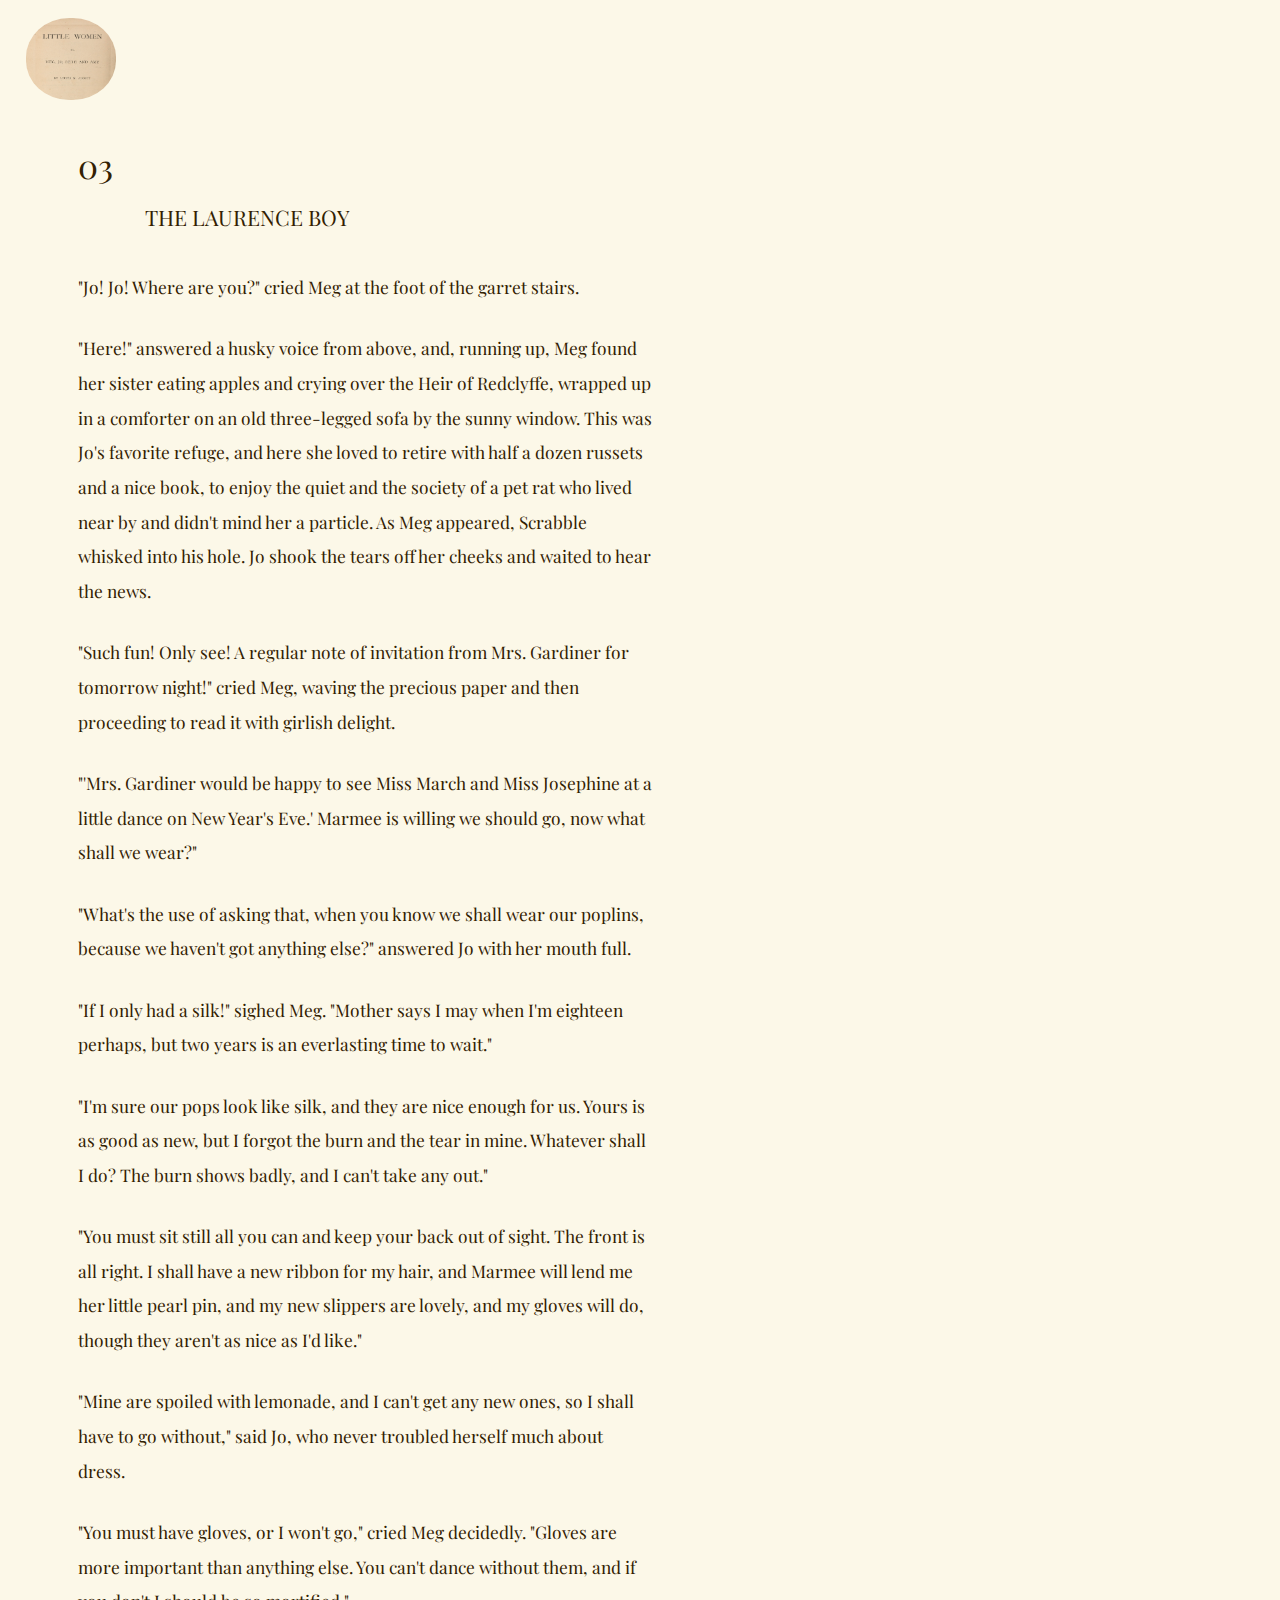
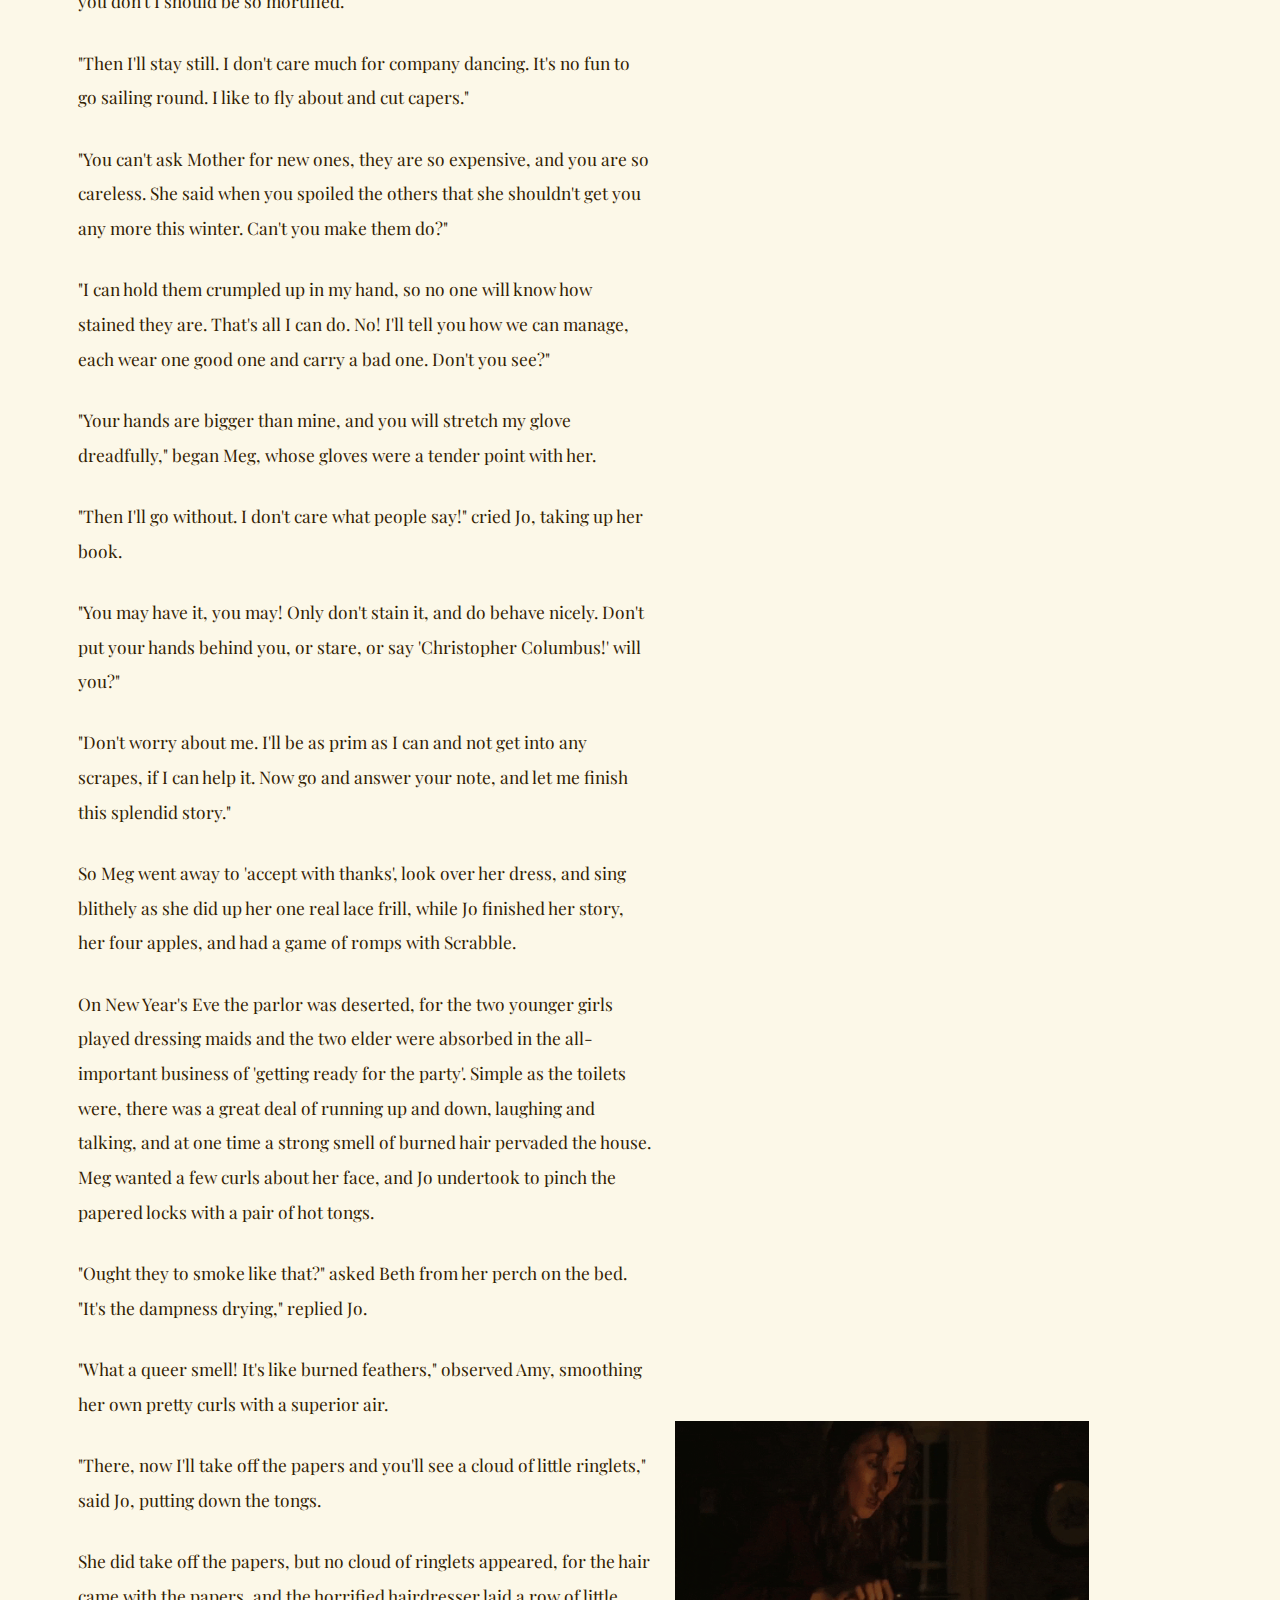
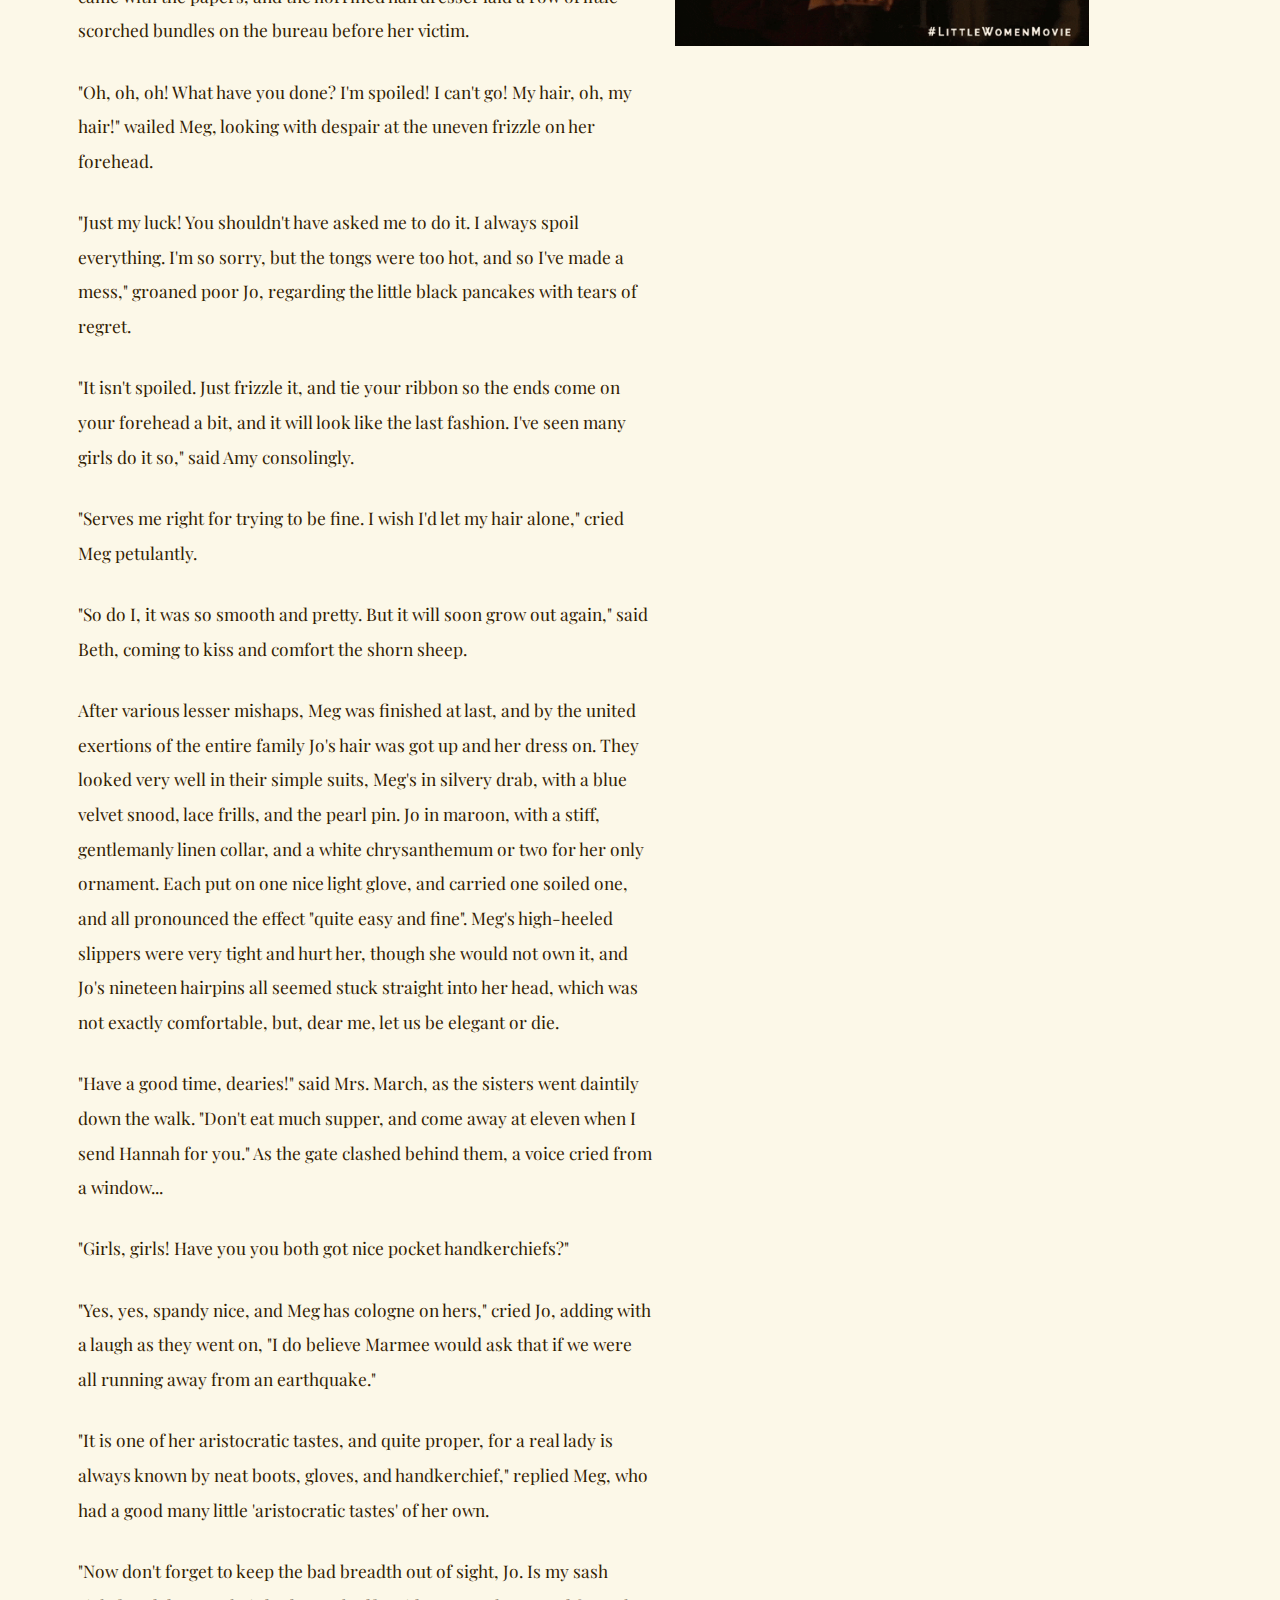
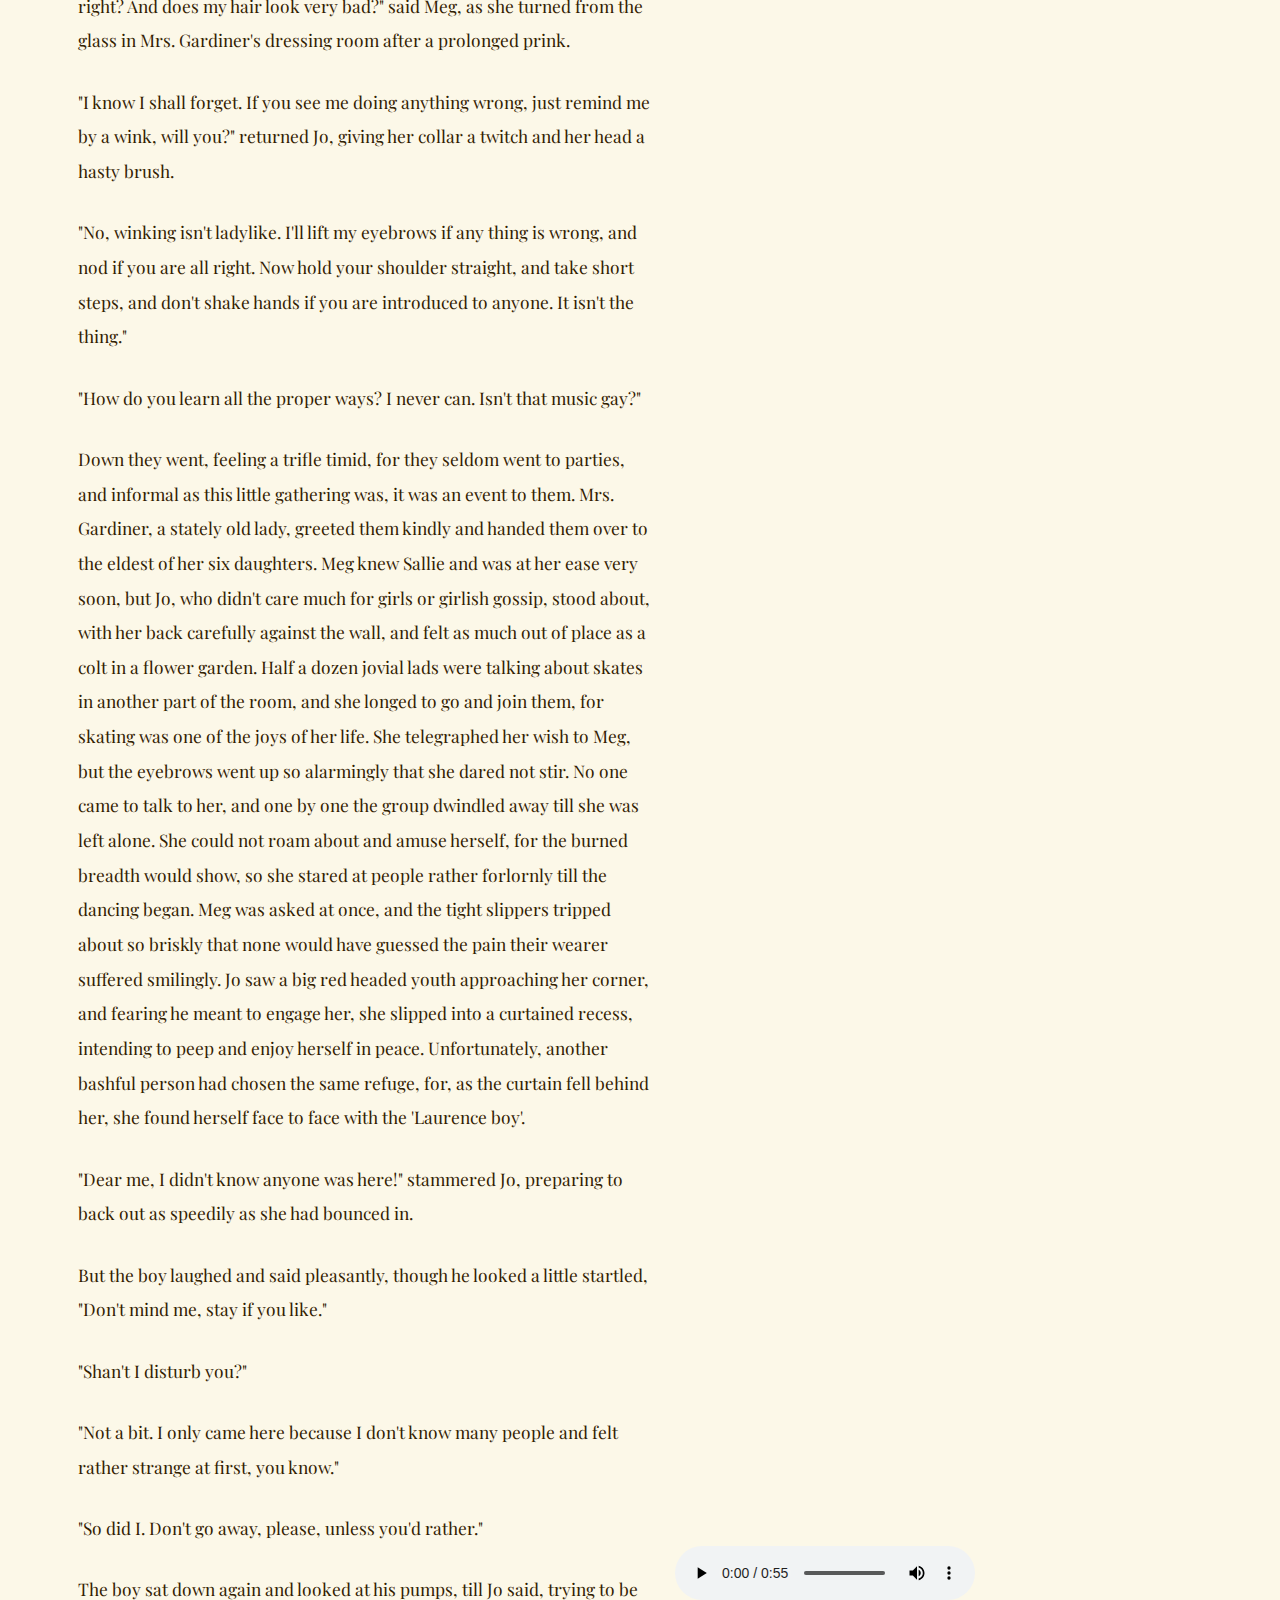
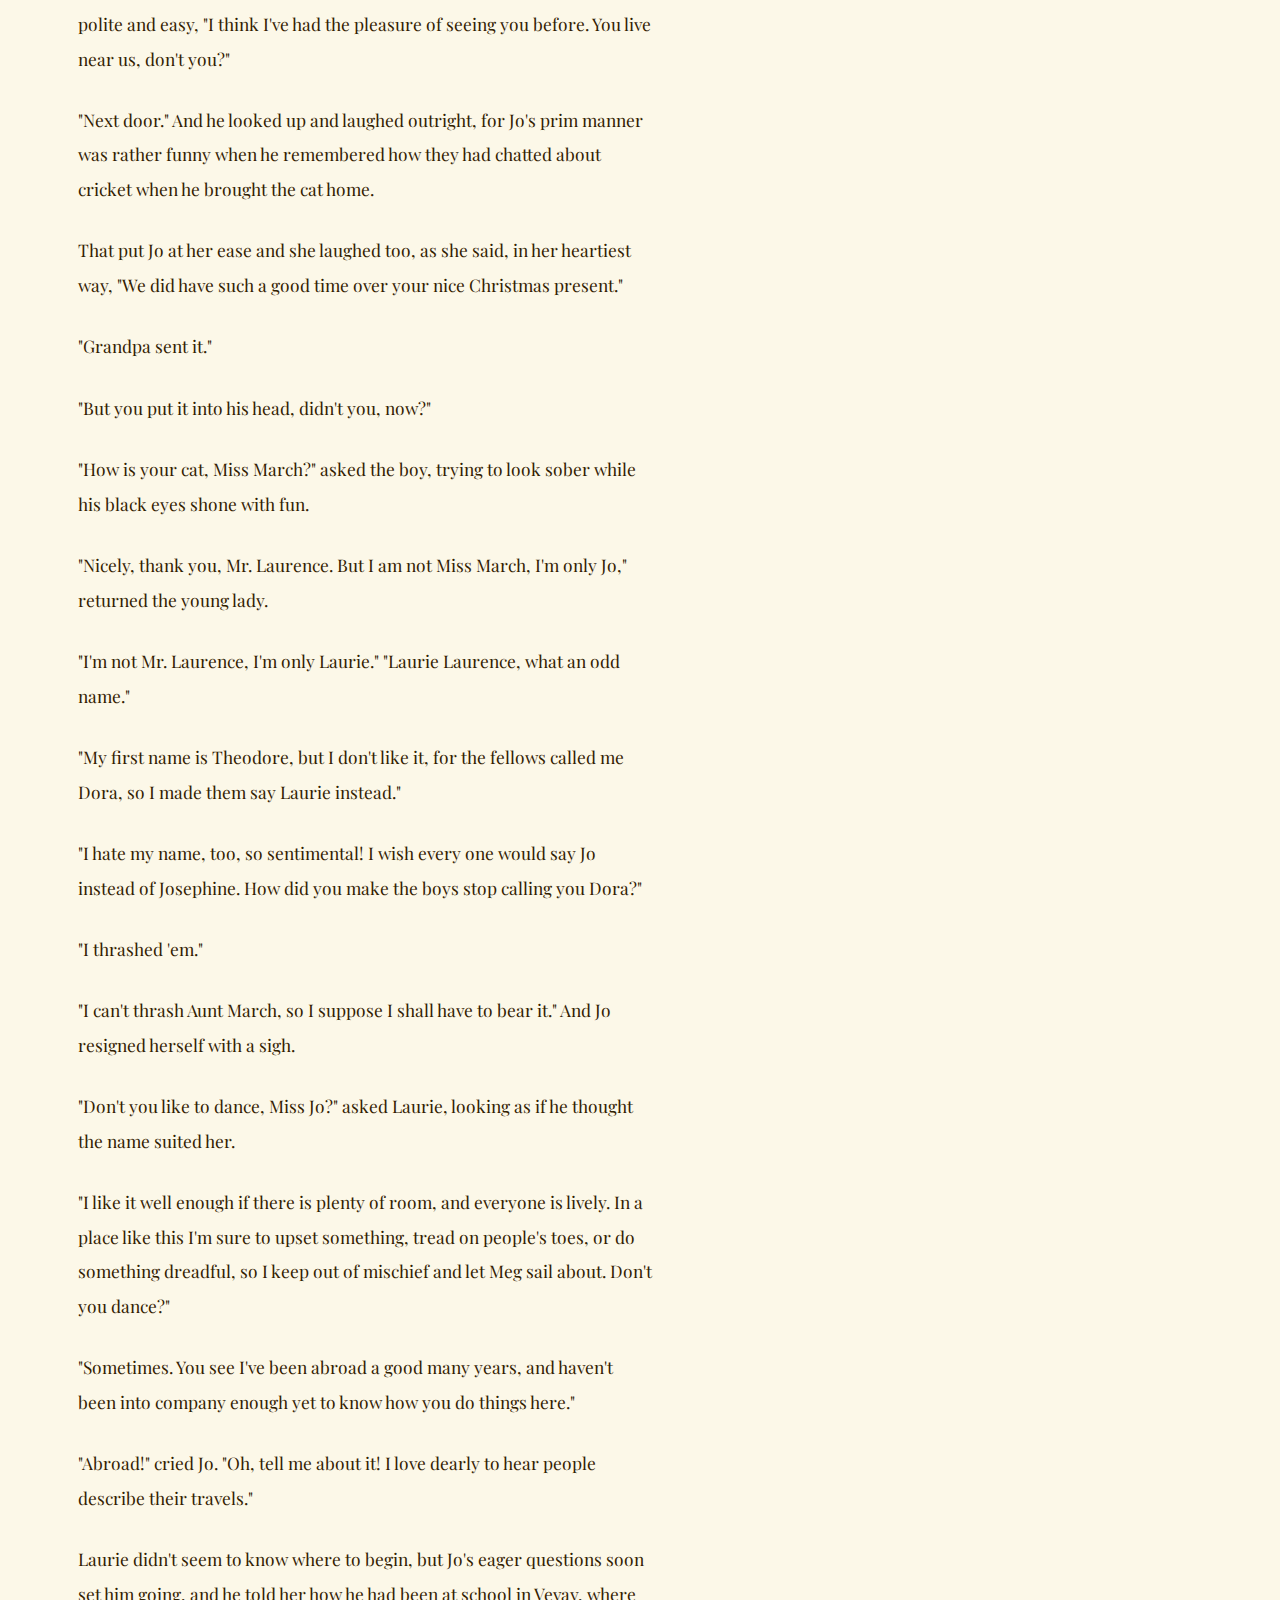
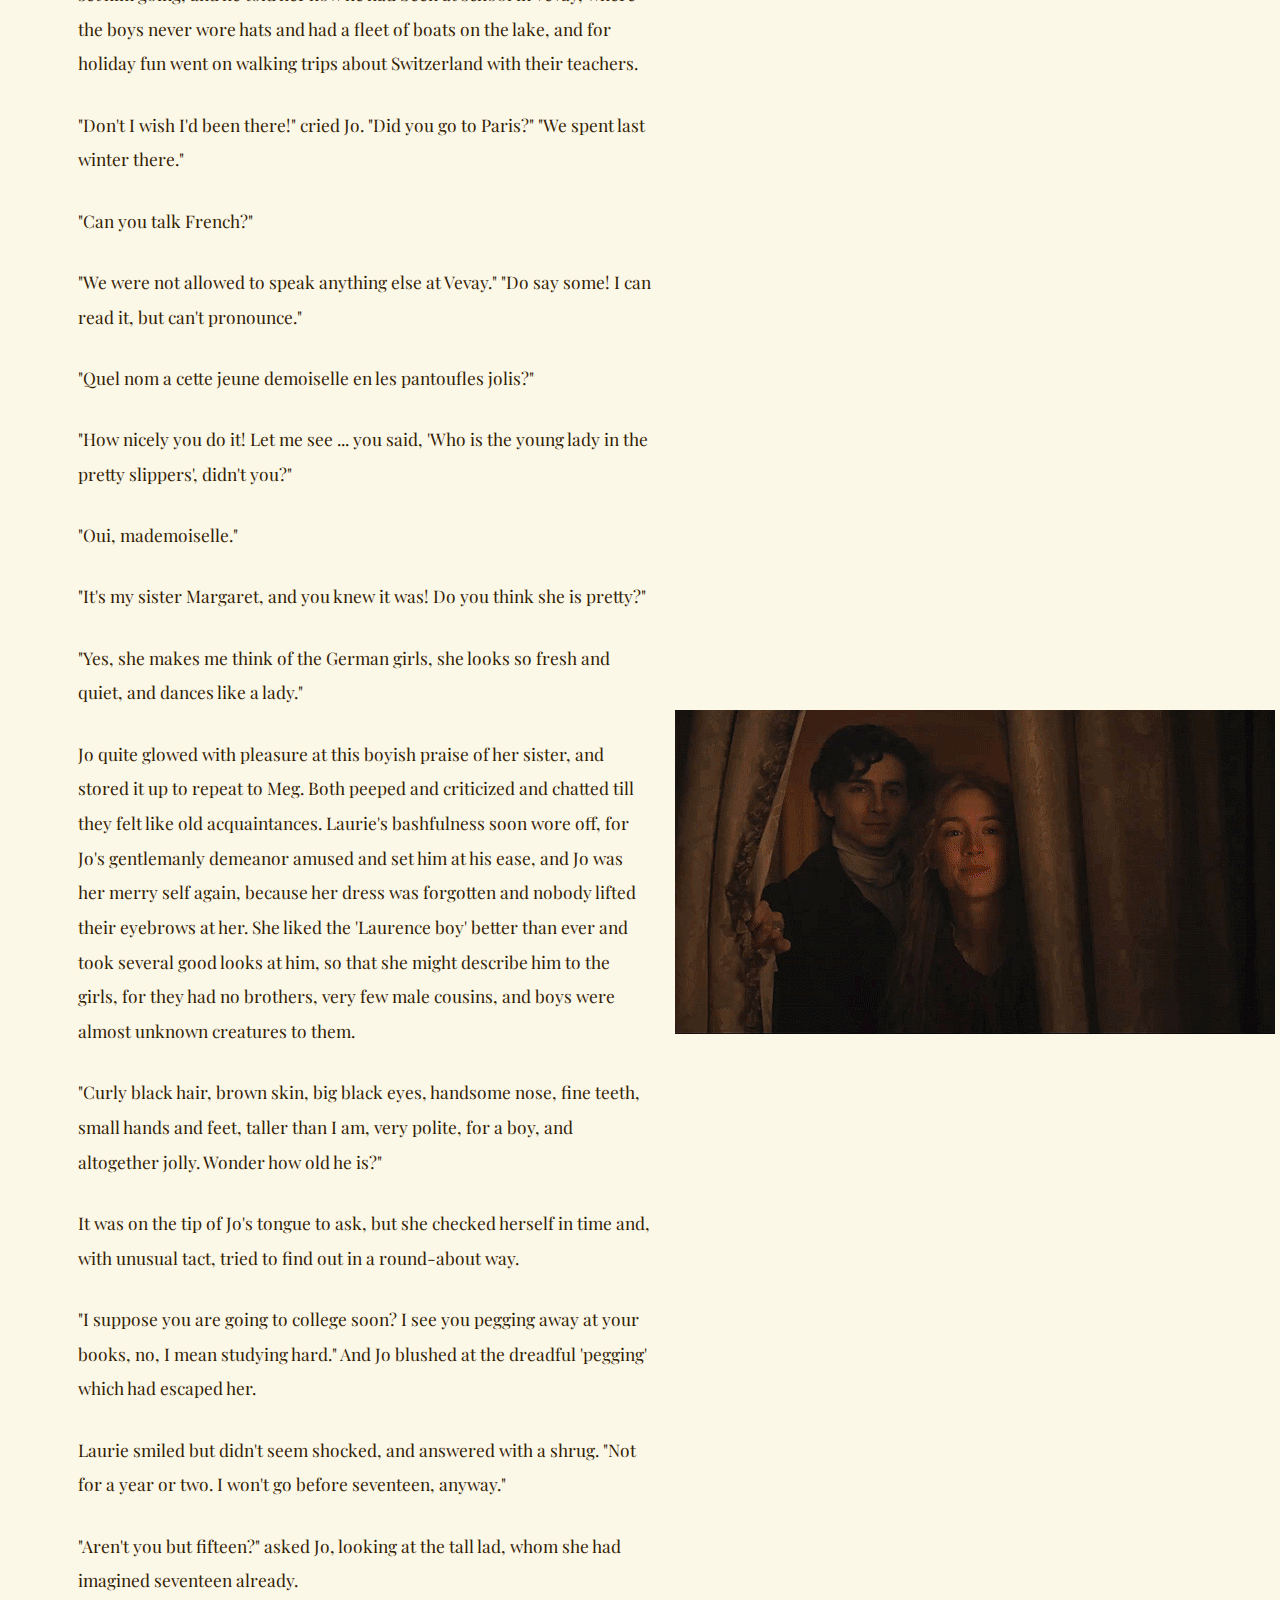
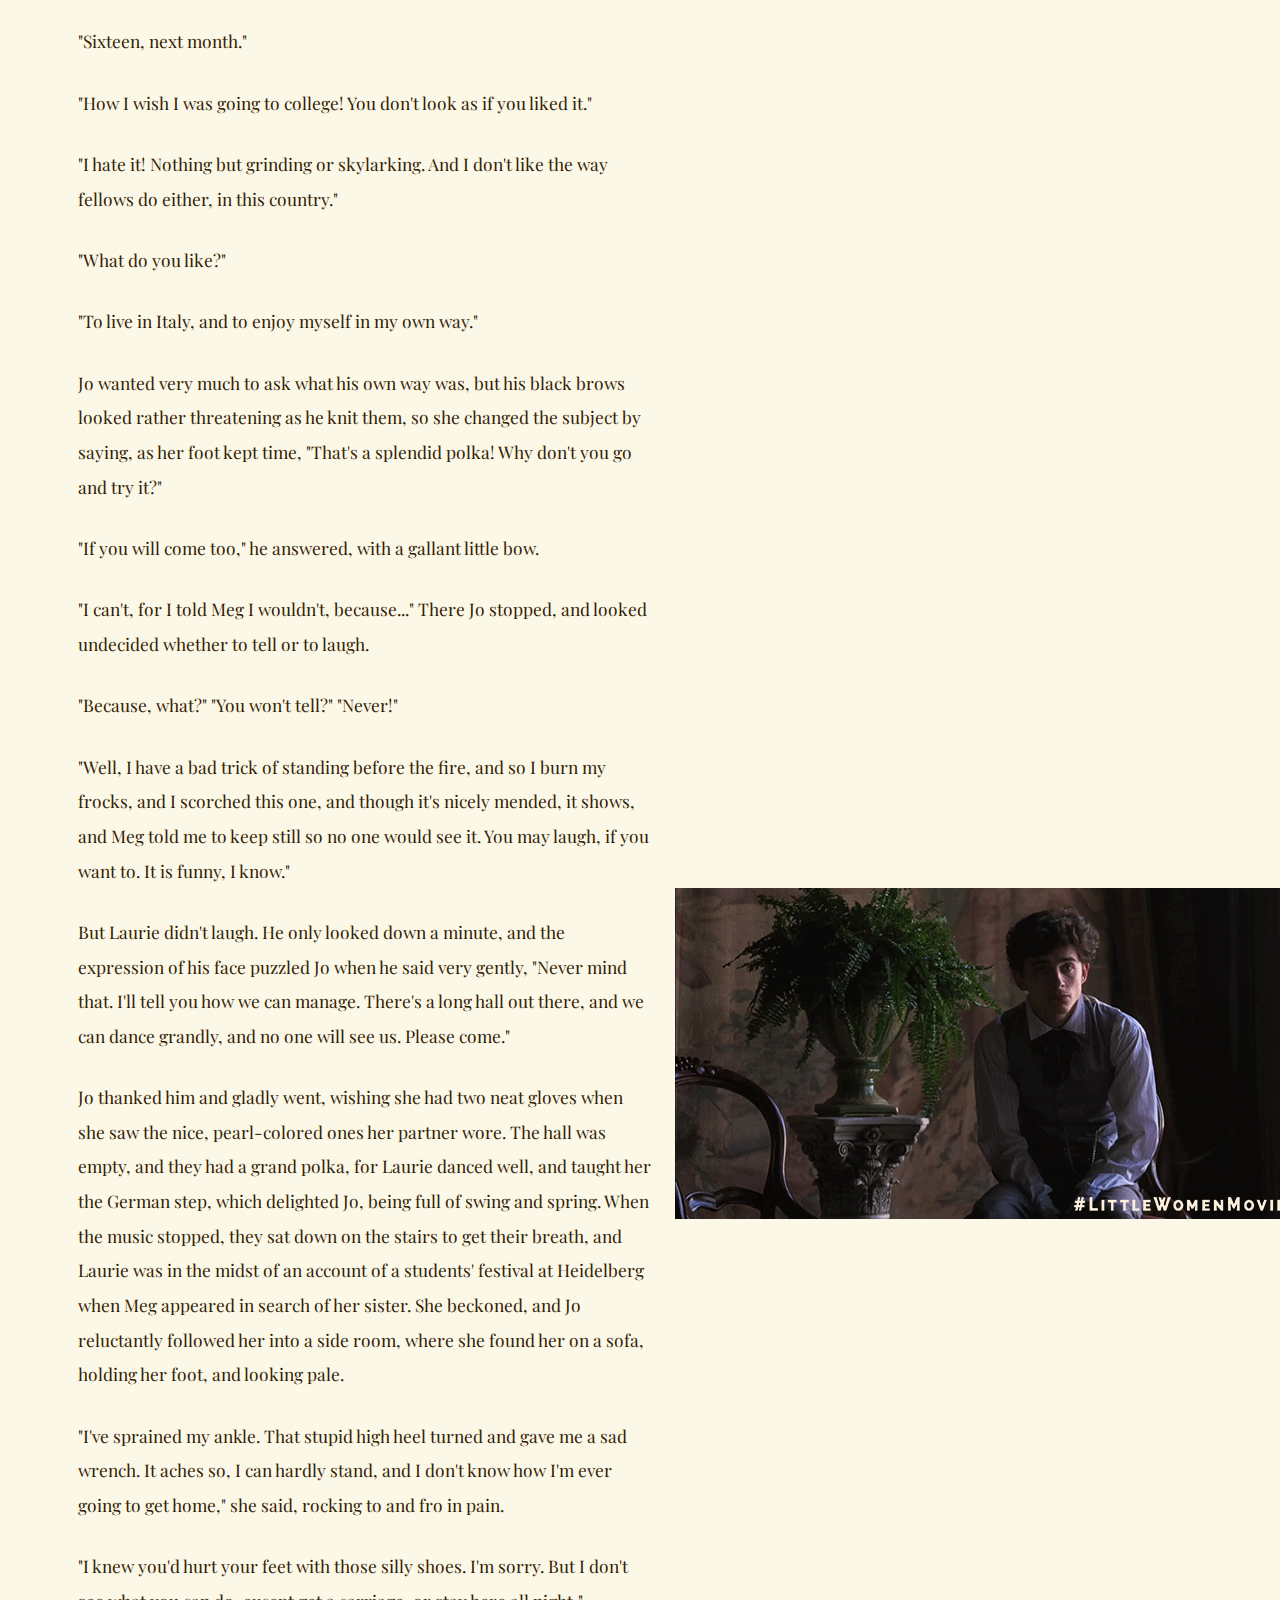
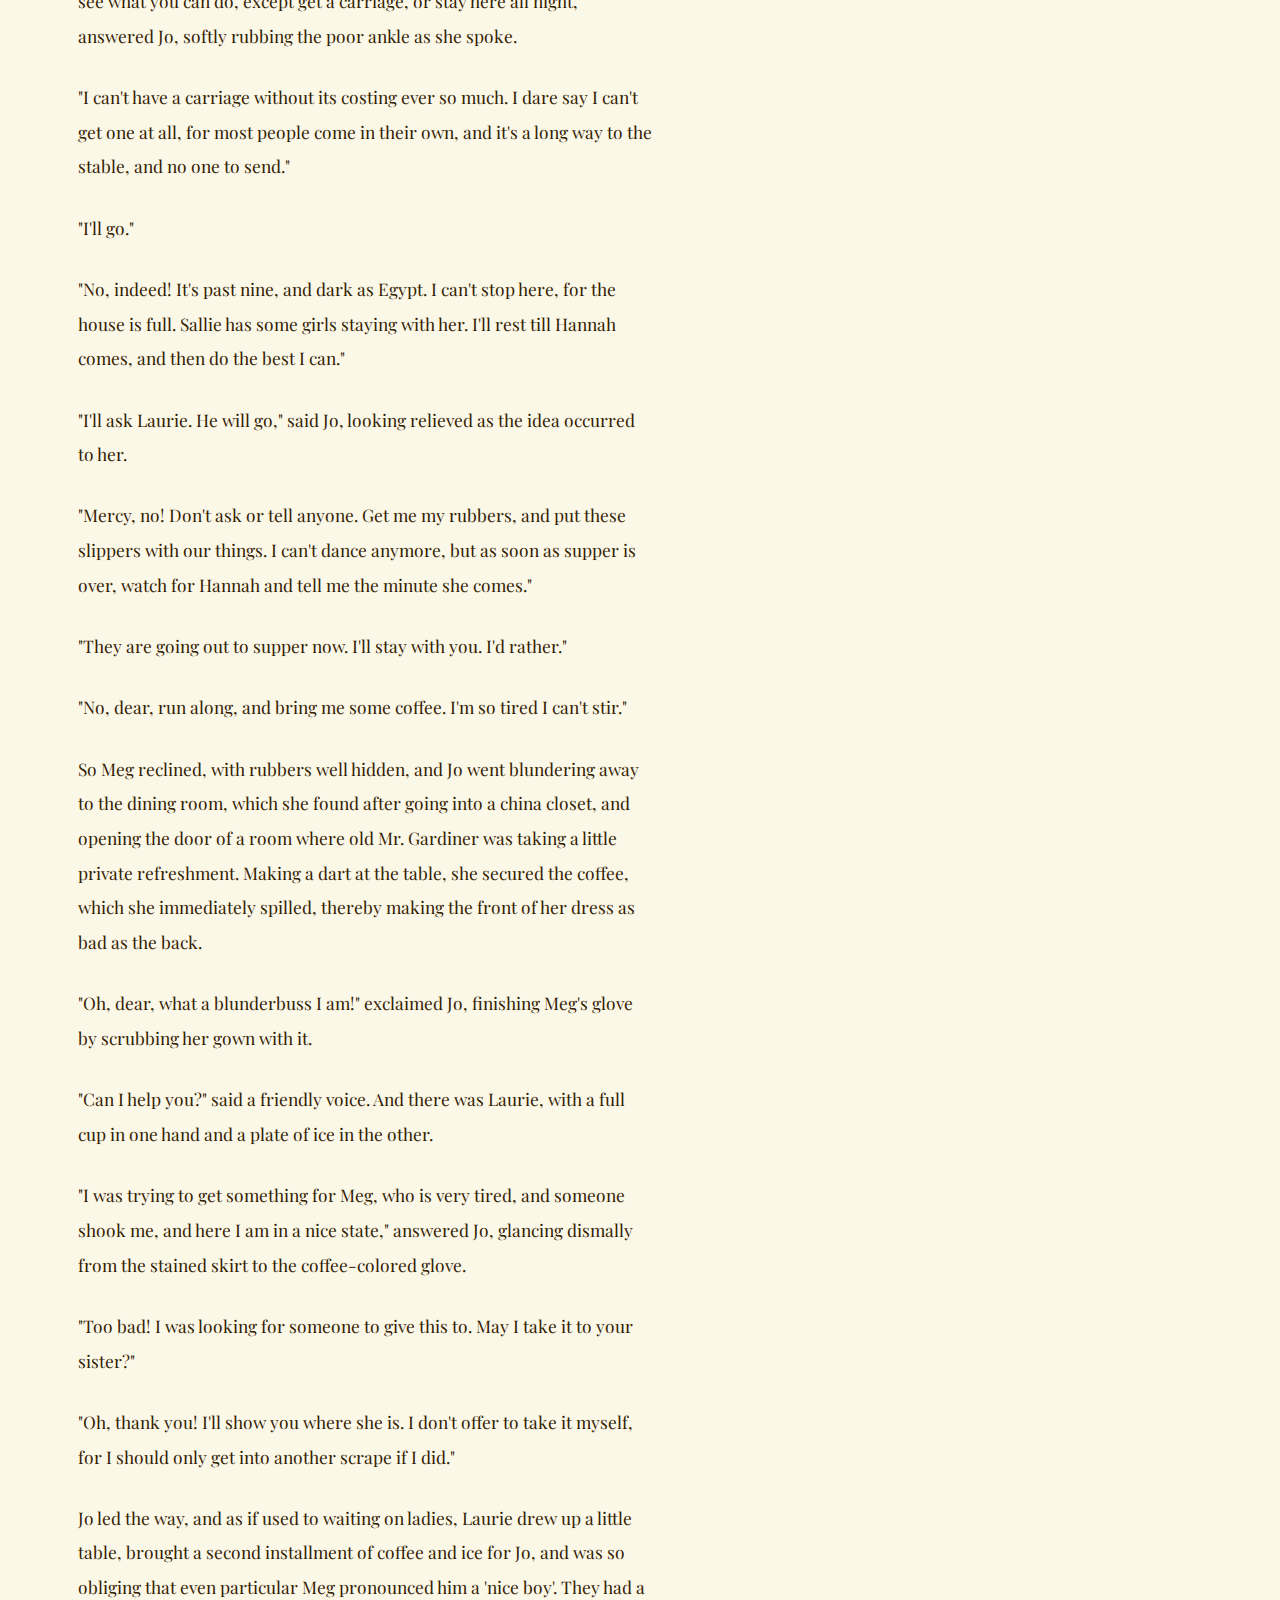
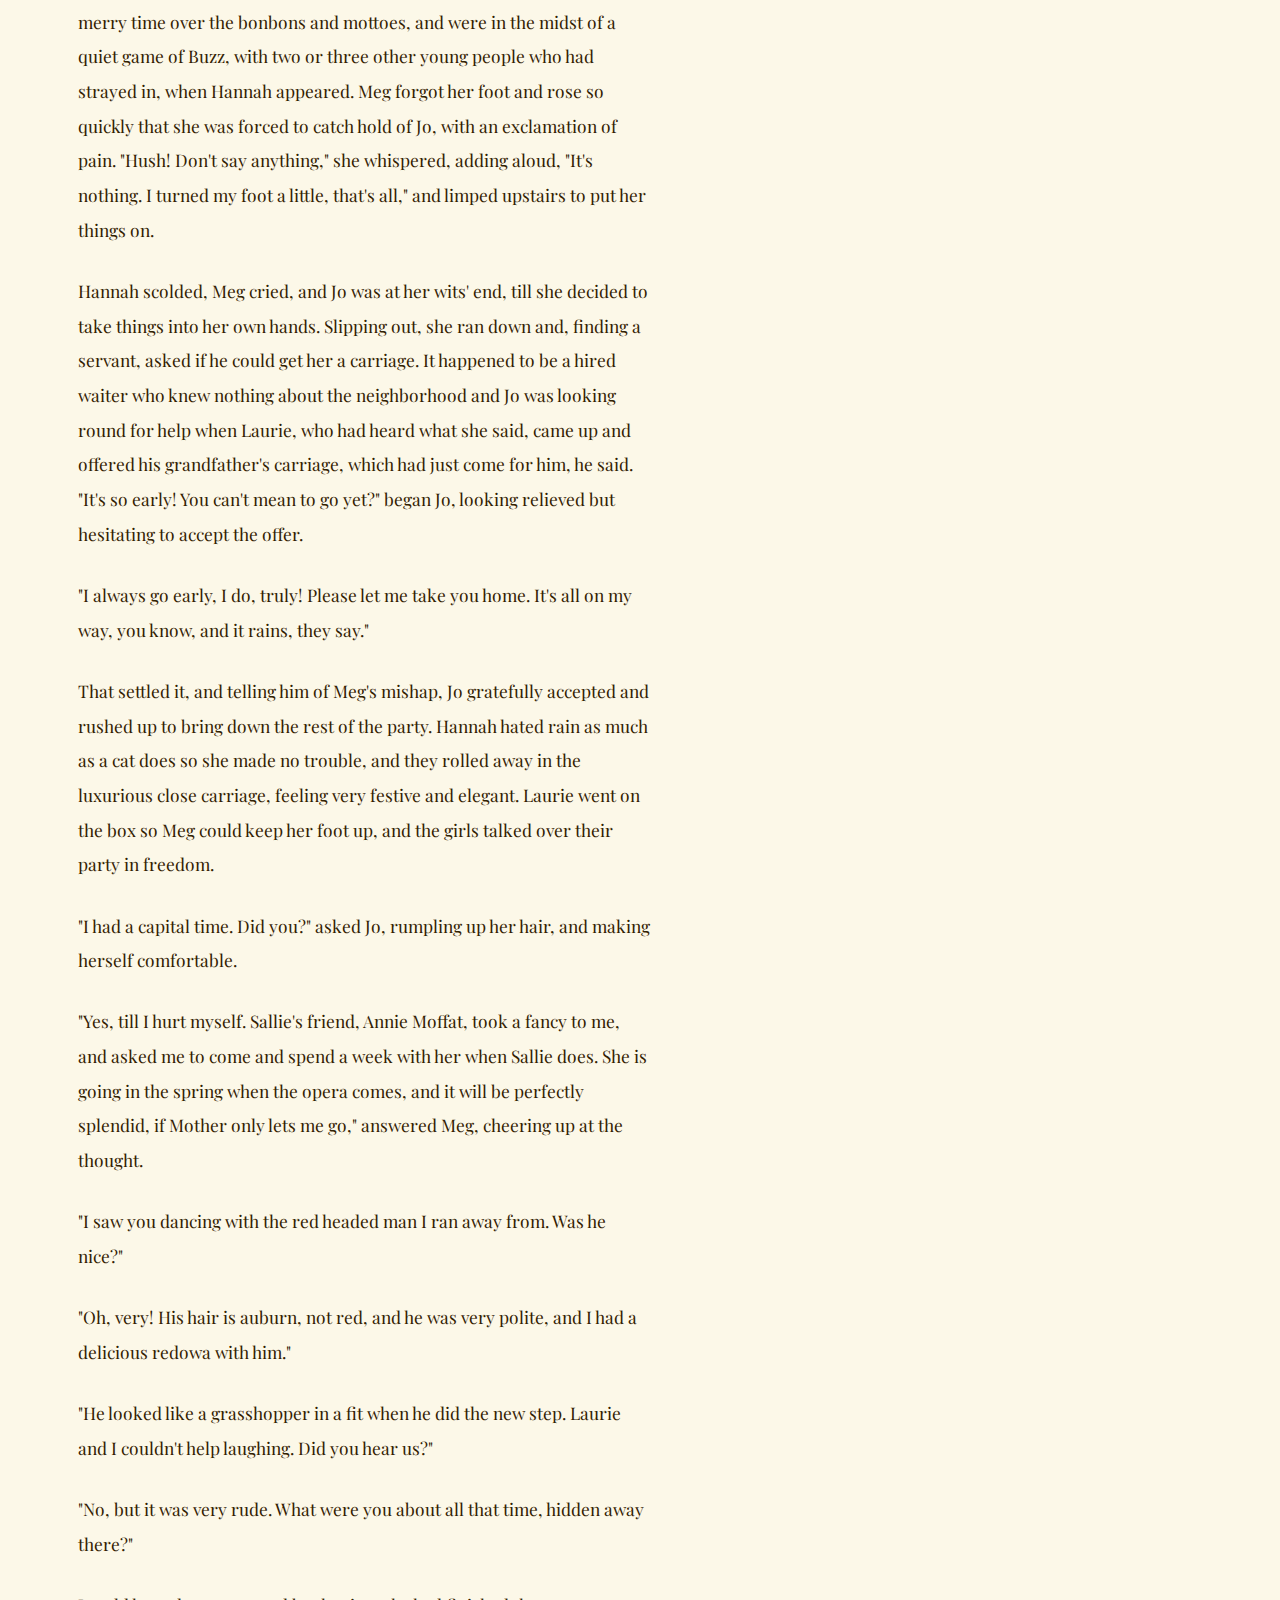
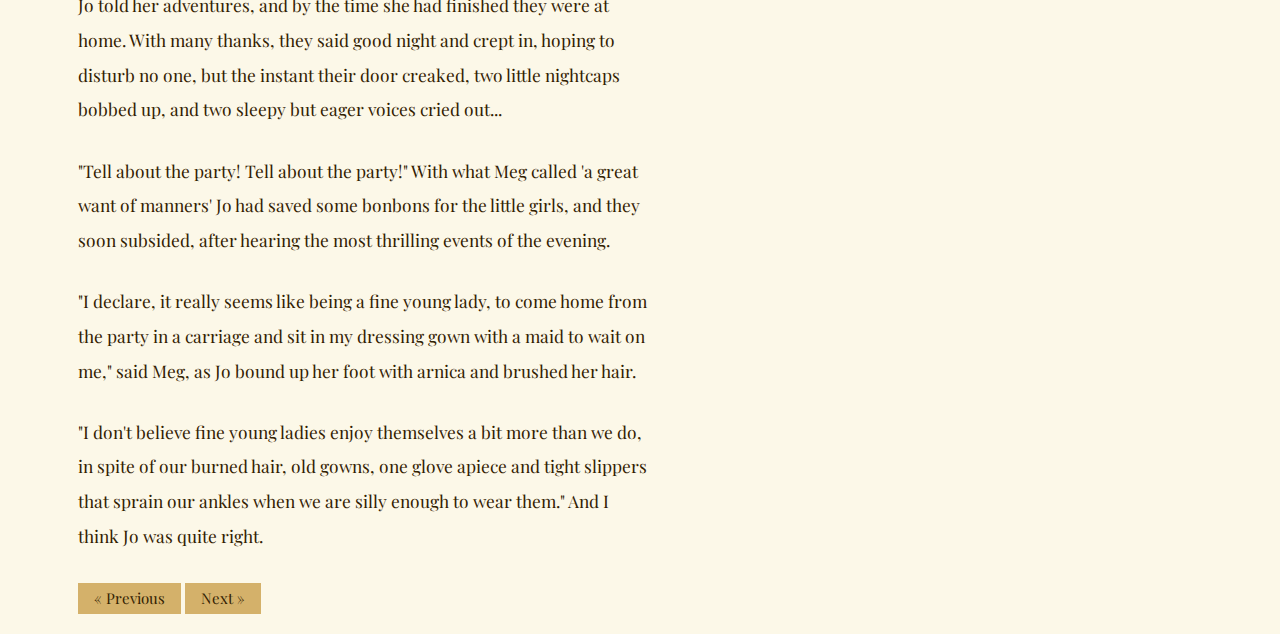
<file: chapter3.html>
<DOCTYPE html>
<html>
<head>
  <meta charset="utf-8">
	<meta http-equiv="X-UA-Compatible" content="IE=edge">
	<meta name="viewport" content="width=device-width, initial-scale=1">
	<title> Little Women: On Digital </title>
	<link rel="stylesheet" type="text/css" href="reset.css">

	<!-- Compiled and minified CSS -->
	<link rel="stylesheet" href="https://cdnjs.cloudflare.com/ajax/libs/materialize/1.0.0/css/materialize.min.css">
	<!-- Compiled and minified JavaScript -->
	<script src="https://cdnjs.cloudflare.com/ajax/libs/materialize/1.0.0/js/materialize.min.js"></script>
  <!-- import the webpage's javascript file and jquery -->
	<script src="https://cdnjs.cloudflare.com/ajax/libs/jquery/3.4.1/jquery.min.js"></script>

	<link rel="stylesheet" href="style.css">
	<script src="script.js"></script>
</head>
<body>
  <link href="https://fonts.googleapis.com/css?family=Playfair+Display&display=swap" rel="stylesheet">
  <div class="icon">
  <a href="index.html" data-target="slide-out" class="sidenav-trigger"><img src=cover.png alt=avatar width=8%></i></a>
    <ul id="slide-out" class="sidenav">
      <li> <h4> LTTLE WOMEN</h4> </li>
      <li><a href="index.html"></i>Home</a></li>
      <li><a href="credit.html">Credit</a></li>
      <li><div class="divider"></div></li>
      <li><a class="subheader">Chapters</a></li>
      <li><a class="waves-effect" href="chapter1.html">01</a></li>
      <li><a class="waves-effect" href="chapter2.html">02</a></li>
      <li><a class="waves-effect" href="chapter3.html">03</a></li>
      <li><a class="waves-effect" href="chapter4.html">04</a></li>
      <li><a class="waves-effect" href="chapter5.html">05</a></li>
      <li><a class="waves-effect" href="chapter6.html">06</a></li>
      <li><a class="waves-effect" href="chapter7.html">07</a></li>
      <li><a class="waves-effect" href="chapter8.html">08</a></li>
      <li><a class="waves-effect" href="chapter9.html">09</a></li>
      <li><a class="waves-effect" href="chapter10.html">10</a></li>
    </ul>
</div>
  <div class="container">
    <div class="row">
      <div class="col m8">
        <h3> 03 </h3>
        <h4> THE LAURENCE BOY </h4>
      </div>
        <div class="col m8">
        <p>"Jo! Jo! Where are you?" cried Meg at the foot of the garret stairs.
        <p>"Here!" answered a husky voice from above, and, running up, Meg found her sister eating apples and crying over the Heir of Redclyffe, wrapped up in a comforter on an old three-legged sofa by the sunny window. This was Jo's favorite refuge, and here she loved to retire with half a dozen russets and a nice book, to enjoy the quiet and the society of a pet rat who lived near by and didn't mind her a particle. As Meg appeared, Scrabble whisked into his hole. Jo shook the tears off her cheeks and waited to hear the news.</p>
        <p>"Such fun! Only see! A regular note of invitation from Mrs. Gardiner for tomorrow night!" cried Meg, waving the precious paper and then proceeding to read it with girlish delight.</p>
        <p>"'Mrs. Gardiner would be happy to see Miss March and Miss Josephine at a little dance on New Year's Eve.' Marmee is willing we should go, now what shall we wear?"</p>
        <p>"What's the use of asking that, when you know we shall wear our poplins, because we haven't got anything else?" answered Jo with her mouth full.</p>
        <p>"If I only had a silk!" sighed Meg. "Mother says I may when I'm eighteen perhaps, but two years is an everlasting time to wait."</p>
        <p>"I'm sure our pops look like silk, and they are nice enough for us. Yours is as good as new, but I forgot the burn and the tear in mine. Whatever shall I do? The burn shows badly, and I can't take any out."</p>
        <p>"You must sit still all you can and keep your back out of sight. The front is all right. I shall have a new ribbon for my hair, and Marmee will lend me her little pearl pin, and my new slippers are lovely, and my gloves will do, though they aren't as nice as I'd like."</p>
        <p>"Mine are spoiled with lemonade, and I can't get any new ones, so I shall have to go without," said Jo, who never troubled herself much about dress.</p>
        <p>"You must have gloves, or I won't go," cried Meg decidedly. "Gloves are more important than anything else. You can't dance without them, and if you don't I should be so mortified."</p>
        <p>"Then I'll stay still. I don't care much for company dancing. It's no fun to go sailing round. I like to fly about and cut capers."</p>
        <p>"You can't ask Mother for new ones, they are so expensive, and you are so careless. She said when you spoiled the others that she shouldn't get you any more this winter. Can't you make them do?"</p>
        <p>"I can hold them crumpled up in my hand, so no one will know how stained they are. That's all I can do. No! I'll tell you how we can manage, each wear one good one and carry a bad one. Don't you see?"</p>
        <p>"Your hands are bigger than mine, and you will stretch my glove dreadfully," began Meg, whose gloves were a tender point with her.</p>
        <p>"Then I'll go without. I don't care what people say!" cried Jo, taking up her book.</p>
        <p>"You may have it, you may! Only don't stain it, and do behave nicely. Don't put your hands behind you, or stare, or say 'Christopher Columbus!' will you?"</p>
        <p>"Don't worry about me. I'll be as prim as I can and not get into any scrapes, if I can help it. Now go and answer your note, and let me finish this splendid story."</p>
        <p>So Meg went away to 'accept with thanks', look over her dress, and sing blithely as she did up her one real lace frill, while Jo finished her story, her four apples, and had a game of romps with Scrabble.</p>
        <p>On New Year's Eve the parlor was deserted, for the two younger girls played dressing maids and the two elder were absorbed in the all-important business of 'getting ready for the party'. Simple as the toilets were, there was a great deal of running up and down, laughing and talking, and at one time a strong smell of burned hair pervaded the house. Meg wanted a few curls about her face, and Jo undertook to pinch the papered locks with a pair of hot tongs.</p>
        <p>"Ought they to smoke like that?" asked Beth from her perch on the bed. "It's the dampness drying," replied Jo.</p>
        <p>"What a queer smell! It's like burned feathers," observed Amy, smoothing her own pretty curls with a superior air.</p>
      </div>
      <div class="col m8">
        <p>"There, now I'll take off the papers and you'll see a cloud of little ringlets," said Jo, putting down the tongs.</p>
        <p>She did take off the papers, but no cloud of ringlets appeared, for the hair came with the papers, and the horrified hairdresser laid a row of little scorched bundles on the bureau before her victim.</p>
        <p>"Oh, oh, oh! What have you done? I'm spoiled! I can't go! My hair, oh, my hair!" wailed Meg, looking with despair at the uneven frizzle on her forehead.</p>
        <p>"Just my luck! You shouldn't have asked me to do it. I always spoil everything. I'm so sorry, but the tongs were too hot, and so I've made a mess," groaned poor Jo, regarding the little black pancakes with tears of regret.</p>
        <p>"It isn't spoiled. Just frizzle it, and tie your ribbon so the ends come on your forehead a bit, and it will look like the last fashion. I've seen many girls do it so," said Amy consolingly.
        <p>"Serves me right for trying to be fine. I wish I'd let my hair alone," cried Meg petulantly.</p>
      </div>
      <div class="col m4">
        <img src="burn.gif" width=150%>
      </img>
    </div>
    <div class="col m8">
        <p>"So do I, it was so smooth and pretty. But it will soon grow out again," said Beth, coming to kiss and comfort the shorn sheep.</p>
        <p>After various lesser mishaps, Meg was finished at last, and by the united exertions of the entire family Jo's hair was got up and her dress on. They looked very well in their simple suits, Meg's in silvery drab, with a blue velvet snood, lace frills, and the pearl pin. Jo in maroon, with a stiff, gentlemanly linen collar, and a white chrysanthemum or two for her only ornament. Each put on one nice light glove, and carried one soiled one, and all pronounced the effect "quite easy and fine". Meg's high-heeled slippers were very tight and hurt her, though she would not own it, and Jo's nineteen hairpins all seemed stuck straight into her head, which was not exactly comfortable, but, dear me, let us be elegant or die.</p>
        <p>"Have a good time, dearies!" said Mrs. March, as the sisters went daintily down the walk. "Don't eat much supper, and come away at eleven when I send Hannah for you." As the gate clashed behind them, a voice cried from a window...</p>
        <p>"Girls, girls! Have you you both got nice pocket handkerchiefs?"</p>
        <p>"Yes, yes, spandy nice, and Meg has cologne on hers," cried Jo, adding with a laugh as they went on, "I do believe Marmee would ask that if we were all running away from an earthquake."</p>
        <p>"It is one of her aristocratic tastes, and quite proper, for a real lady is always known by neat boots, gloves, and handkerchief," replied Meg, who had a good many little 'aristocratic tastes' of her own.</p>
        <p>"Now don't forget to keep the bad breadth out of sight, Jo. Is my sash right? And does my hair look very bad?" said Meg, as she turned from the glass in Mrs. Gardiner's dressing room after a prolonged prink.</p>
        <p>"I know I shall forget. If you see me doing anything wrong, just remind me by a wink, will you?" returned Jo, giving her collar a twitch and her head a hasty brush.</p>
        <p>"No, winking isn't ladylike. I'll lift my eyebrows if any thing is wrong, and nod if you are all right. Now hold your shoulder straight, and take short steps, and don't shake hands if you are introduced to anyone. It isn't the thing."</p>
        <p>"How do you learn all the proper ways? I never can. Isn't that music gay?"</p>
        <p>Down they went, feeling a trifle timid, for they seldom went to parties, and informal as this little gathering was, it was an event to them. Mrs. Gardiner, a stately old lady, greeted them kindly and handed them over to the eldest of her six daughters. Meg knew Sallie and was at her ease very soon, but Jo, who didn't care much for girls or girlish gossip, stood about, with her back carefully against the wall, and felt as much out of place as a colt in a flower garden. Half a dozen jovial lads were talking about skates in another part of the room, and she longed to go and join them, for skating was one of the joys of her life. She telegraphed her wish to Meg, but the eyebrows went up so alarmingly that she dared not stir. No one came to talk to her, and one by one the group dwindled away till she was left alone. She could not roam about and amuse herself, for the burned breadth would show, so she stared at people rather forlornly till the dancing began. Meg was asked at once, and the tight slippers tripped about so briskly that none would have guessed the pain their wearer suffered smilingly. Jo saw a big red headed youth approaching her corner, and fearing he meant to engage her, she slipped into a curtained recess, intending to peep and enjoy herself in peace. Unfortunately, another bashful person had chosen the same refuge, for, as the curtain fell behind her, she found herself face to face with the 'Laurence boy'.</p>
        <p>"Dear me, I didn't know anyone was here!" stammered Jo, preparing to back out as speedily as she had bounced in.</p>
        <p>But the boy laughed and said pleasantly, though he looked a little startled, "Don't mind me, stay if you like."</p>
        <p>"Shan't I disturb you?" </p>
        <p>"Not a bit. I only came here because I don't know many people and felt rather strange at first, you know."</p>
        <p>"So did I. Don't go away, please, unless you'd rather."</p>
      </div>
        <div class="col m8">
        <p>The boy sat down again and looked at his pumps, till Jo said, trying to be polite and easy, "I think I've had the pleasure of seeing you before. You live near us, don't you?"</p>
        <p>"Next door." And he looked up and laughed outright, for Jo's prim manner was rather funny when he remembered how they had chatted about cricket when he brought the cat home.</p>
        <p>That put Jo at her ease and she laughed too, as she said, in her heartiest way, "We did have such a good time over your nice Christmas present."</p>
        <p>"Grandpa sent it."</p>
      </div>
      <div class="col m4">
        <audio controls preload="metadata" style=" width:300px;">
          <source src="laurie.mp3" type="audio/mp3">
        </audio><br/>
      </div>
      <div class="col m8">
        <p>"But you put it into his head, didn't you, now?"</p>
        <p>"How is your cat, Miss March?" asked the boy, trying to look sober while his black eyes shone with fun.</p>
        <p>"Nicely, thank you, Mr. Laurence. But I am not Miss March, I'm only Jo," returned the young lady.</p>
        <p>"I'm not Mr. Laurence, I'm only Laurie." "Laurie Laurence, what an odd name."</p>
        <p>"My first name is Theodore, but I don't like it, for the fellows called me Dora, so I made them say Laurie instead."</p>
        <p>"I hate my name, too, so sentimental! I wish every one would say Jo instead of Josephine. How did you make the boys stop calling you Dora?"</p>
        <p>"I thrashed 'em."</p>
        <p>"I can't thrash Aunt March, so I suppose I shall have to bear it." And Jo resigned herself with a sigh.</p>
        <p>"Don't you like to dance, Miss Jo?" asked Laurie, looking as if he thought the name suited her.</p>
        <p>"I like it well enough if there is plenty of room, and everyone is lively. In a place like this I'm sure to upset something, tread on people's toes, or do something dreadful, so I keep out of mischief and let Meg sail about. Don't you dance?"</p>
        <p>"Sometimes. You see I've been abroad a good many years, and haven't been into company enough yet to know how you do things here."</p>
        <p>"Abroad!" cried Jo. "Oh, tell me about it! I love dearly to hear people describe their travels."</p>
        <p>Laurie didn't seem to know where to begin, but Jo's eager questions soon set him going, and he told her how he had been at school in Vevay, where the boys never wore hats and had a fleet of boats on the lake, and for holiday fun went on walking trips about Switzerland with their teachers.</p>
        <p>"Don't I wish I'd been there!" cried Jo. "Did you go to Paris?" "We spent last winter there."</p>
        <p>"Can you talk French?"</p>
        <p>"We were not allowed to speak anything else at Vevay." "Do say some! I can read it, but can't pronounce."</p>
        <p>"Quel nom a cette jeune demoiselle en les pantoufles jolis?"</p>
        <p>"How nicely you do it! Let me see ... you said, 'Who is the young lady in the pretty slippers', didn't you?"</p>
        <p>"Oui, mademoiselle."</p>
        <p>"It's my sister Margaret, and you knew it was! Do you think she is pretty?"</p>
        <p>"Yes, she makes me think of the German girls, she looks so fresh and quiet, and dances like a lady."</p>
      </div>
      <div class="col m8">
        <p>Jo quite glowed with pleasure at this boyish praise of her sister, and stored it up to repeat to Meg. Both peeped and criticized and chatted till they felt like old acquaintances. Laurie's bashfulness soon wore off, for Jo's gentlemanly demeanor amused and set him at his ease, and Jo was her merry self again, because her dress was forgotten and nobody lifted their eyebrows at her. She liked the 'Laurence boy' better than ever and took several good looks at him, so that she might describe him to the girls, for they had no brothers, very few male cousins, and boys were almost unknown creatures to them.</p>
        <p>"Curly black hair, brown skin, big black eyes, handsome nose, fine teeth, small hands and feet, taller than I am, very polite, for a boy, and altogether jolly. Wonder how old he is?"</p>
        <p>It was on the tip of Jo's tongue to ask, but she checked herself in time and, with unusual tact, tried to find out in a round-about way.</p>
      </div>
        <div class="col m4">
          <img src= "looking.gif">
        </div>
        <div class="col m8">
        <p>"I suppose you are going to college soon? I see you pegging away at your books, no, I mean studying hard." And Jo blushed at the dreadful 'pegging' which had escaped her.</p>
        <p>Laurie smiled but didn't seem shocked, and answered with a shrug. "Not for a year or two. I won't go before seventeen, anyway."</p>
        <p>"Aren't you but fifteen?" asked Jo, looking at the tall lad, whom she had imagined seventeen already.</p>
        <p>"Sixteen, next month."</p>
        <p>"How I wish I was going to college! You don't look as if you liked it."</p>
        <p>"I hate it! Nothing but grinding or skylarking. And I don't like the way fellows do either, in this country."</p>
        <p>"What do you like?"</p>
        <p>"To live in Italy, and to enjoy myself in my own way."</p>
        <p>Jo wanted very much to ask what his own way was, but his black brows looked rather threatening as he knit them, so she changed the subject by saying, as her foot kept time, "That's a splendid polka! Why don't you go and try it?"</p>
        <p>"If you will come too," he answered, with a gallant little bow.</p>
        <p>"I can't, for I told Meg I wouldn't, because..." There Jo stopped, and looked undecided whether to tell or to laugh.</p>
        <p>"Because, what?" "You won't tell?" "Never!"</p>
        <p>"Well, I have a bad trick of standing before the fire, and so I burn my frocks, and I scorched this one, and though it's nicely mended, it shows, and Meg told me to keep still so no one would see it. You may laugh, if you want to. It is funny, I know."</p>
      </div>
      <div class="col m8">
        <p>But Laurie didn't laugh. He only looked down a minute, and the expression of his face puzzled Jo when he said very gently, "Never mind that. I'll tell you how we can manage. There's a long hall out there, and we can dance grandly, and no one will see us. Please come."</p>
        <p>Jo thanked him and gladly went, wishing she had two neat gloves when she saw the nice, pearl-colored ones her partner wore. The hall was empty, and they had a grand polka, for Laurie danced well, and taught her the German step, which delighted Jo, being full of swing and spring. When the music stopped, they sat down on the stairs to get their breath, and Laurie was in the midst of an account of a students' festival at Heidelberg when Meg appeared in search of her sister. She beckoned, and Jo reluctantly followed her into a side room, where she found her on a sofa, holding her foot, and looking pale.</p>
      </div>
      <div class="col m4">
        <img src="laurie.gif">
      </div>
      <div class="col m8">
        <p>"I've sprained my ankle. That stupid high heel turned and gave me a sad wrench. It aches so, I can hardly stand, and I don't know how I'm ever going to get home," she said, rocking to and fro in pain.</p>
        <p>"I knew you'd hurt your feet with those silly shoes. I'm sorry. But I don't see what you can do, except get a carriage, or stay here all night," answered Jo, softly rubbing the poor ankle as she spoke.</p>
        <p>"I can't have a carriage without its costing ever so much. I dare say I can't get one at all, for most people come in their own, and it's a long way to the stable, and no one to send."</p>
        <p>"I'll go."</p>
        <p>"No, indeed! It's past nine, and dark as Egypt. I can't stop here, for the house is full. Sallie has some girls staying with her. I'll rest till Hannah comes, and then do the best I can."</p>
        <p>"I'll ask Laurie. He will go," said Jo, looking relieved as the idea occurred to her.</p>
        <p>"Mercy, no! Don't ask or tell anyone. Get me my rubbers, and put these slippers with our things. I can't dance anymore, but as soon as supper is over, watch for Hannah and tell me the minute she comes."</p>
        <p>"They are going out to supper now. I'll stay with you. I'd rather."</p>
        <p>"No, dear, run along, and bring me some coffee. I'm so tired I can't stir."</p>
        <p>So Meg reclined, with rubbers well hidden, and Jo went blundering away to the dining room, which she found after going into a china closet, and opening the door of a room where old Mr. Gardiner was taking a little private refreshment. Making a dart at the table, she secured the coffee, which she immediately spilled, thereby making the front of her dress as bad as the back.</p>
        <p>"Oh, dear, what a blunderbuss I am!" exclaimed Jo, finishing Meg's glove by scrubbing her gown with it.</p>
        <p>"Can I help you?" said a friendly voice. And there was Laurie, with a full cup in one hand and a plate of ice in the other.</p>
        <p>"I was trying to get something for Meg, who is very tired, and someone shook me, and here I am in a nice state," answered Jo, glancing dismally from the stained skirt to the coffee-colored glove.</p>
        <p>"Too bad! I was looking for someone to give this to. May I take it to your sister?"</p>
        <p>"Oh, thank you! I'll show you where she is. I don't offer to take it myself, for I should only get into another scrape if I did."</p>
        <p>Jo led the way, and as if used to waiting on ladies, Laurie drew up a little table, brought a second installment of coffee and ice for Jo, and was so obliging that even particular Meg pronounced him a 'nice boy'. They had a merry time over the bonbons and mottoes, and were in the midst of a quiet game of Buzz, with two or three other young people who had strayed in, when Hannah appeared. Meg forgot her foot and rose so quickly that she was forced to catch hold of Jo, with an exclamation of pain. "Hush! Don't say anything," she whispered, adding aloud, "It's nothing. I turned my foot a little, that's all," and limped upstairs to put her things on.</p>
        <p>Hannah scolded, Meg cried, and Jo was at her wits' end, till she decided to take things into her own hands. Slipping out, she ran down and, finding a servant, asked if he could get her a carriage. It happened to be a hired waiter who knew nothing about the neighborhood and Jo was looking round for help when Laurie, who had heard what she said, came up and offered his grandfather's carriage, which had just come for him, he said. "It's so early! You can't mean to go yet?" began Jo, looking relieved but hesitating to accept the offer.</p>
        <p>"I always go early, I do, truly! Please let me take you home. It's all on my way, you know, and it rains, they say."</p>
        <p>That settled it, and telling him of Meg's mishap, Jo gratefully accepted and rushed up to bring down the rest of the party. Hannah hated rain as much as a cat does so she made no trouble, and they rolled away in the luxurious close carriage, feeling very festive and elegant. Laurie went on the box so Meg could keep her foot up, and the girls talked over their party in freedom.</p>
        <p>"I had a capital time. Did you?" asked Jo, rumpling up her hair, and making herself comfortable.</p>
        <p>"Yes, till I hurt myself. Sallie's friend, Annie Moffat, took a fancy to me, and asked me to come and spend a week with her when Sallie does. She is going in the spring when the opera comes, and it will be perfectly splendid, if Mother only lets me go," answered Meg, cheering up at the thought.</p>
        <p>"I saw you dancing with the red headed man I ran away from. Was he nice?"</p>
        <p>"Oh, very! His hair is auburn, not red, and he was very polite, and I had a delicious redowa with him."</p>
        <p>"He looked like a grasshopper in a fit when he did the new step. Laurie and I couldn't help laughing. Did you hear us?"</p>
        <p>"No, but it was very rude. What were you about all that time, hidden away there?"</p>
        <p>Jo told her adventures, and by the time she had finished they were at home. With many thanks, they said good night and crept in, hoping to disturb no one, but the instant their door creaked, two little nightcaps bobbed up, and two sleepy but eager voices cried out...</p>
        <p>"Tell about the party! Tell about the party!" With what Meg called 'a great want of manners' Jo had saved some bonbons for the little girls, and they soon subsided, after hearing the most thrilling events of the evening.</p>
        <p>"I declare, it really seems like being a fine young lady, to come home from the party in a carriage and sit in my dressing gown with a maid to wait on me," said Meg, as Jo bound up her foot with arnica and brushed her hair.</p>
        <p>"I don't believe fine young ladies enjoy themselves a bit more than we do, in spite of our burned hair, old gowns, one glove apiece and tight slippers that sprain our ankles when we are silly enough to wear them." And I think Jo was quite right. </p>
        <br>
        </br>
        <a href="chapter2.html" class="previous">&laquo; Previous</a>
        <a href="chapter4.html" class="next">Next &raquo;</a>
    </div>
  </div>
</div>
</body>
</html>
</file>
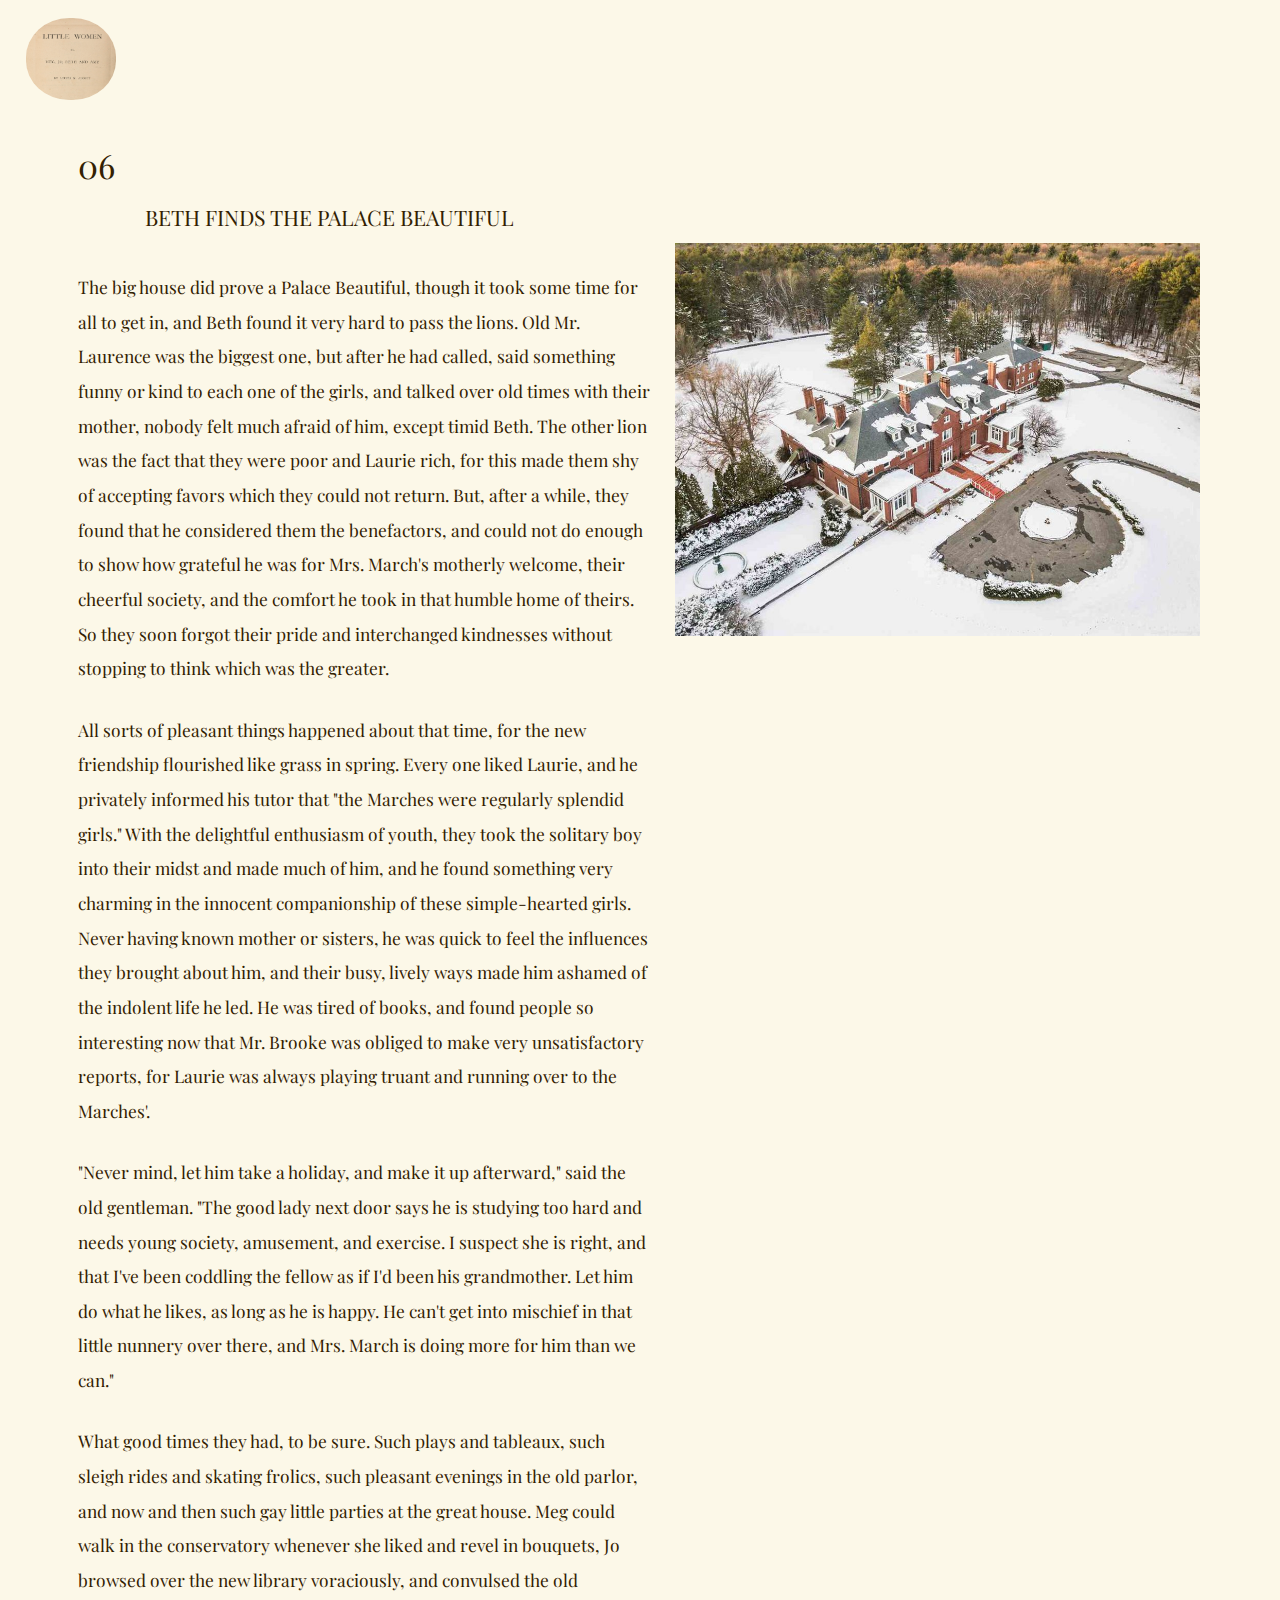
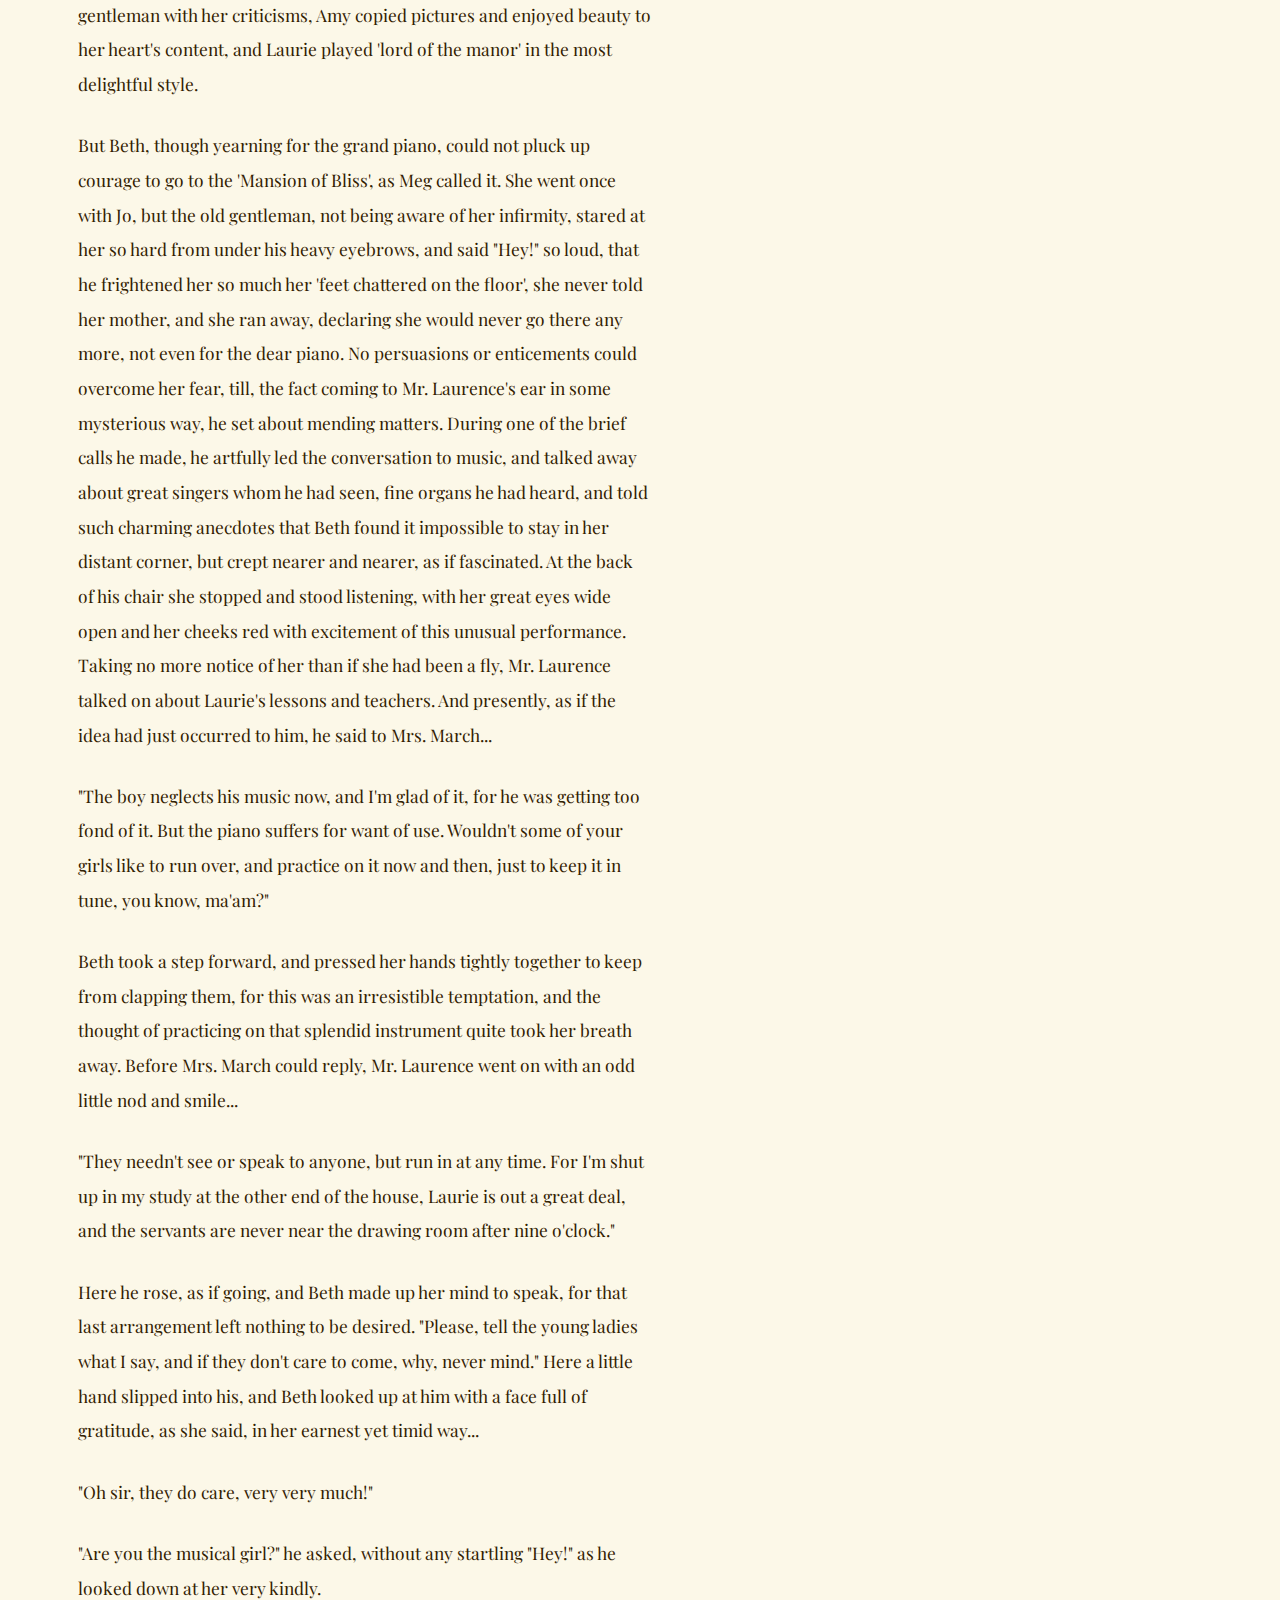
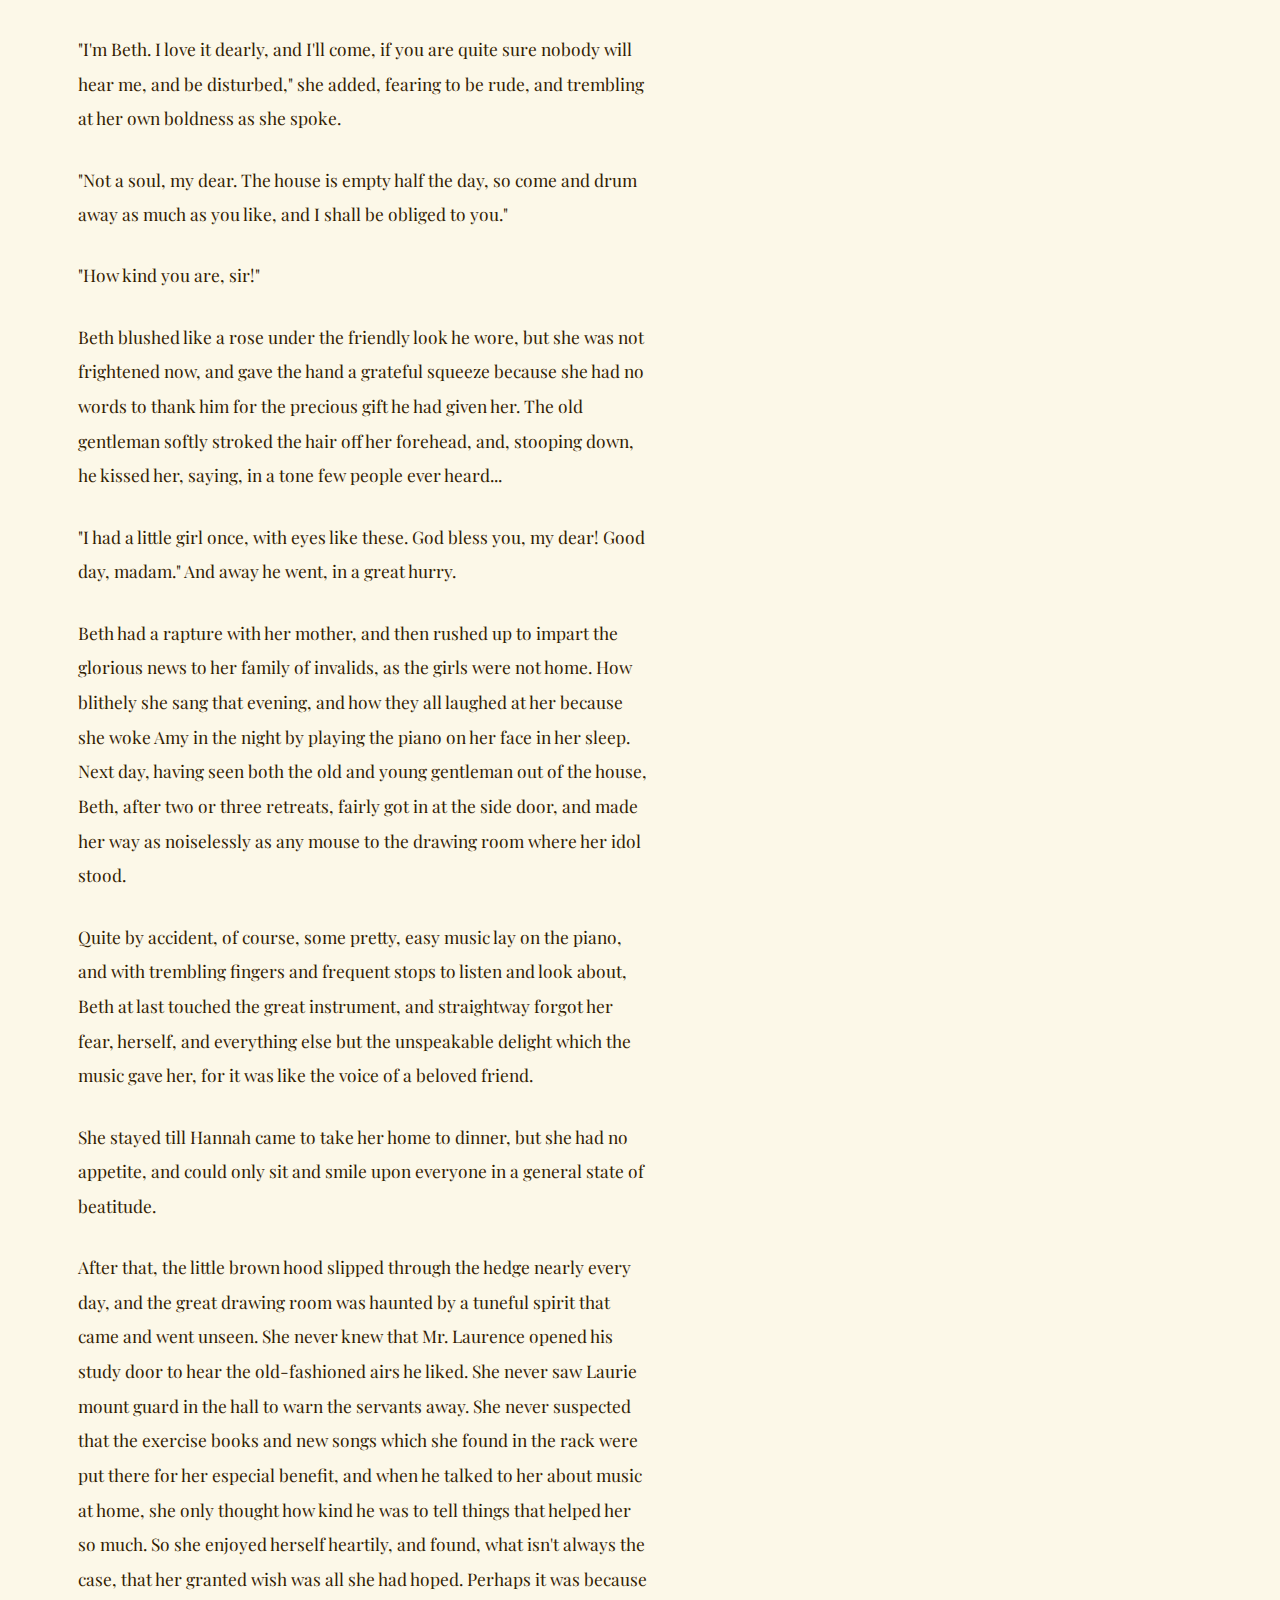
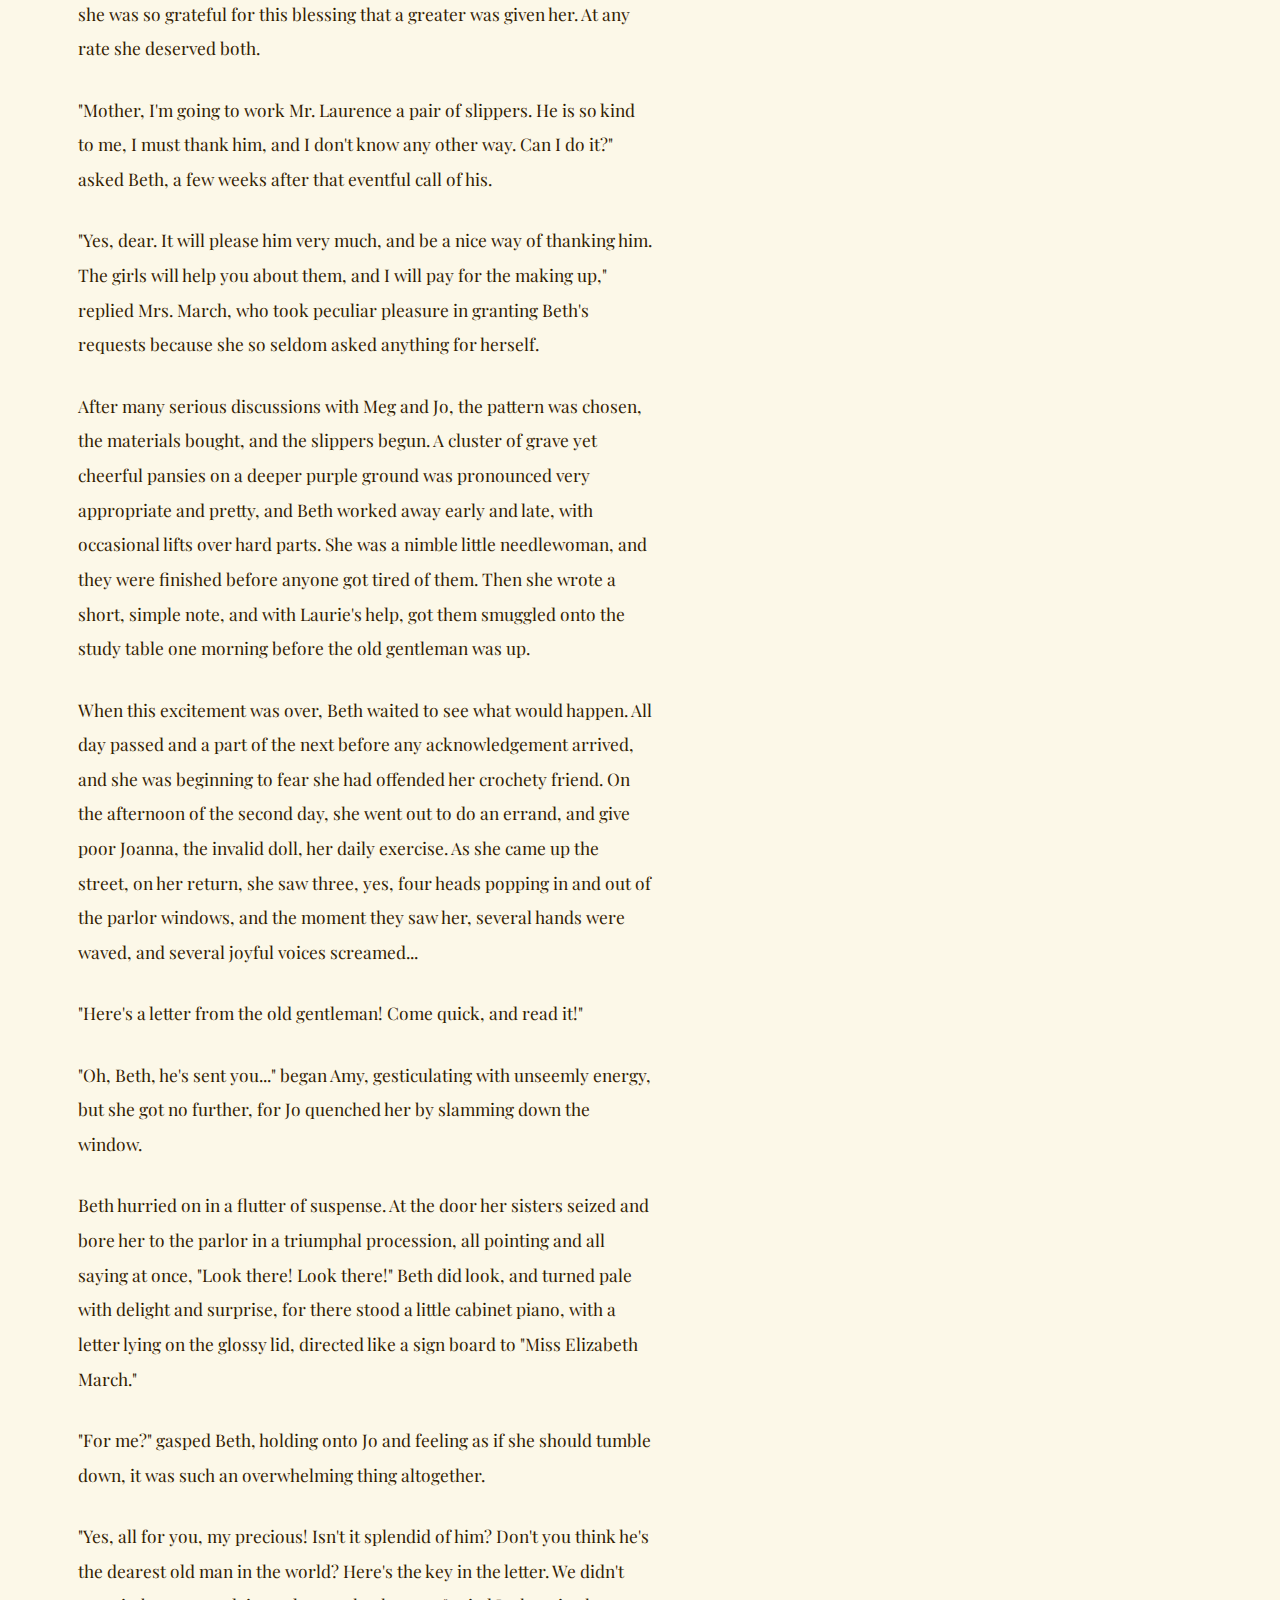
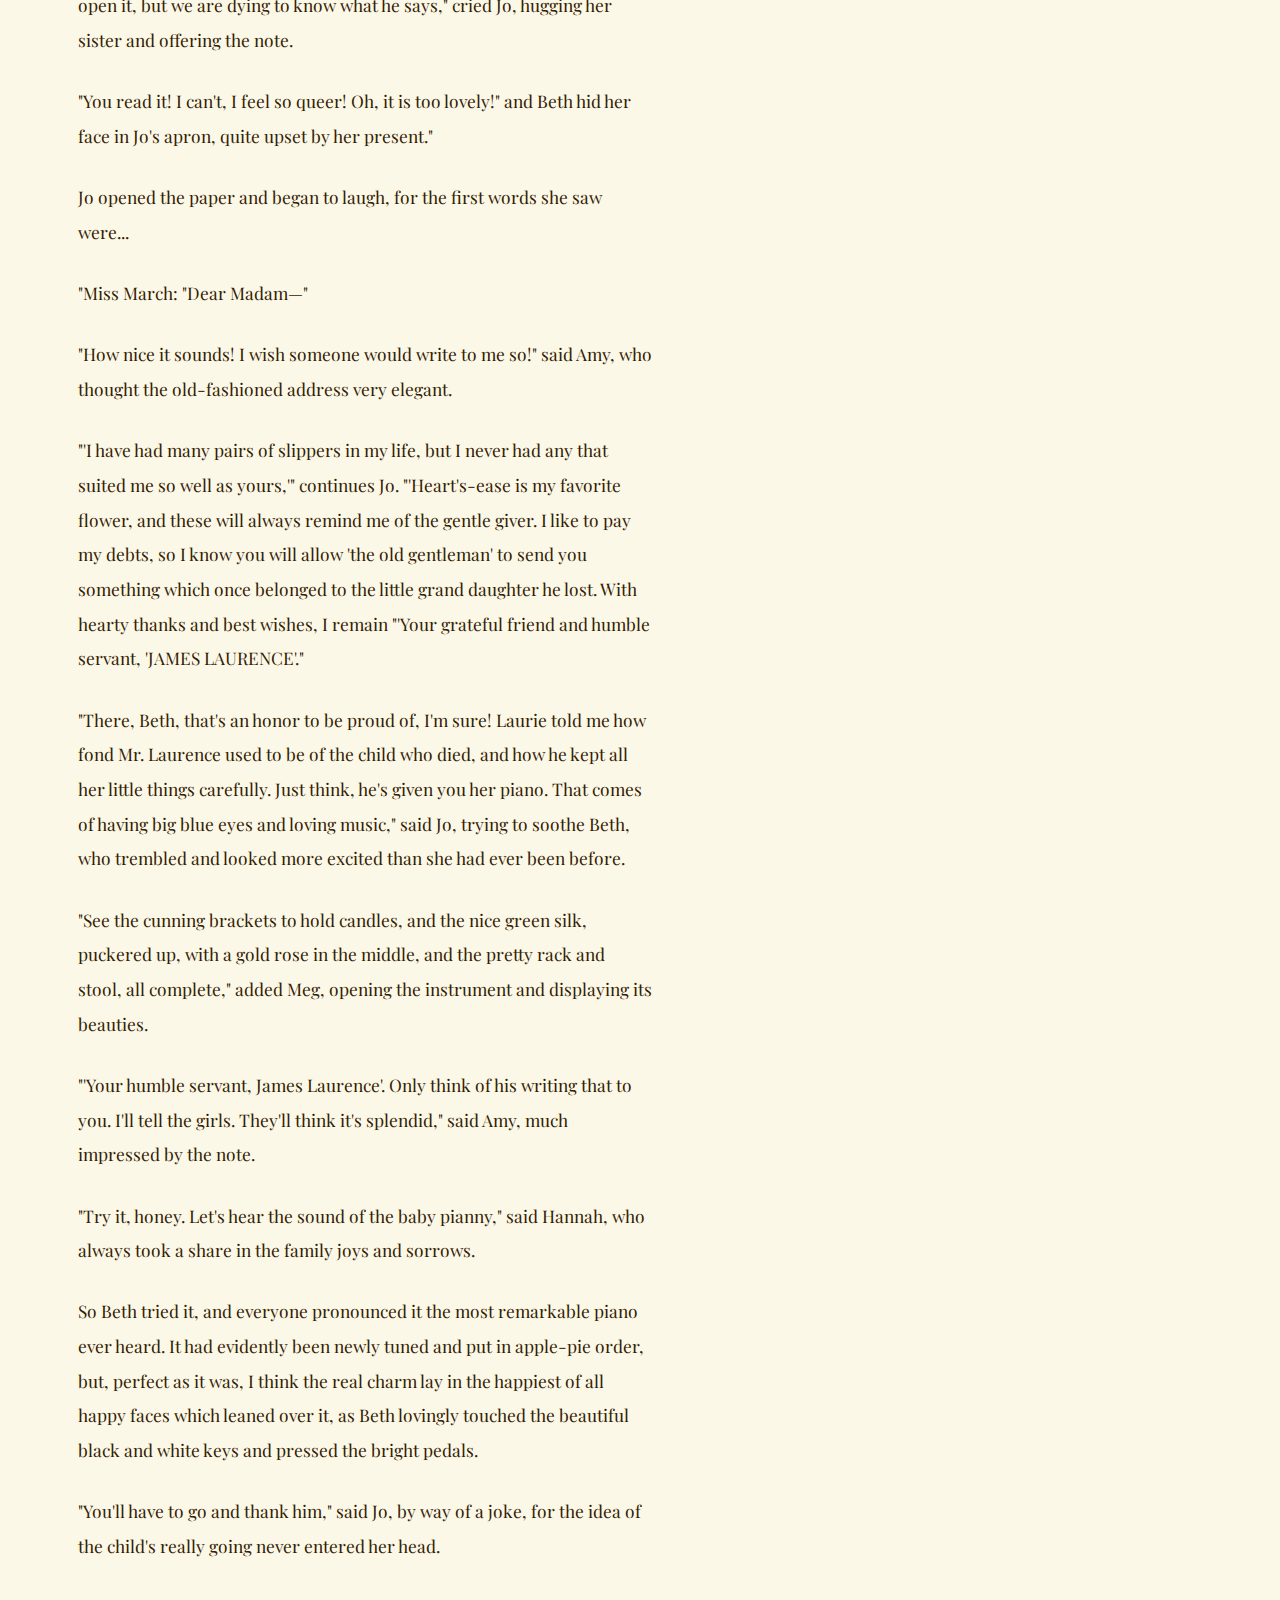
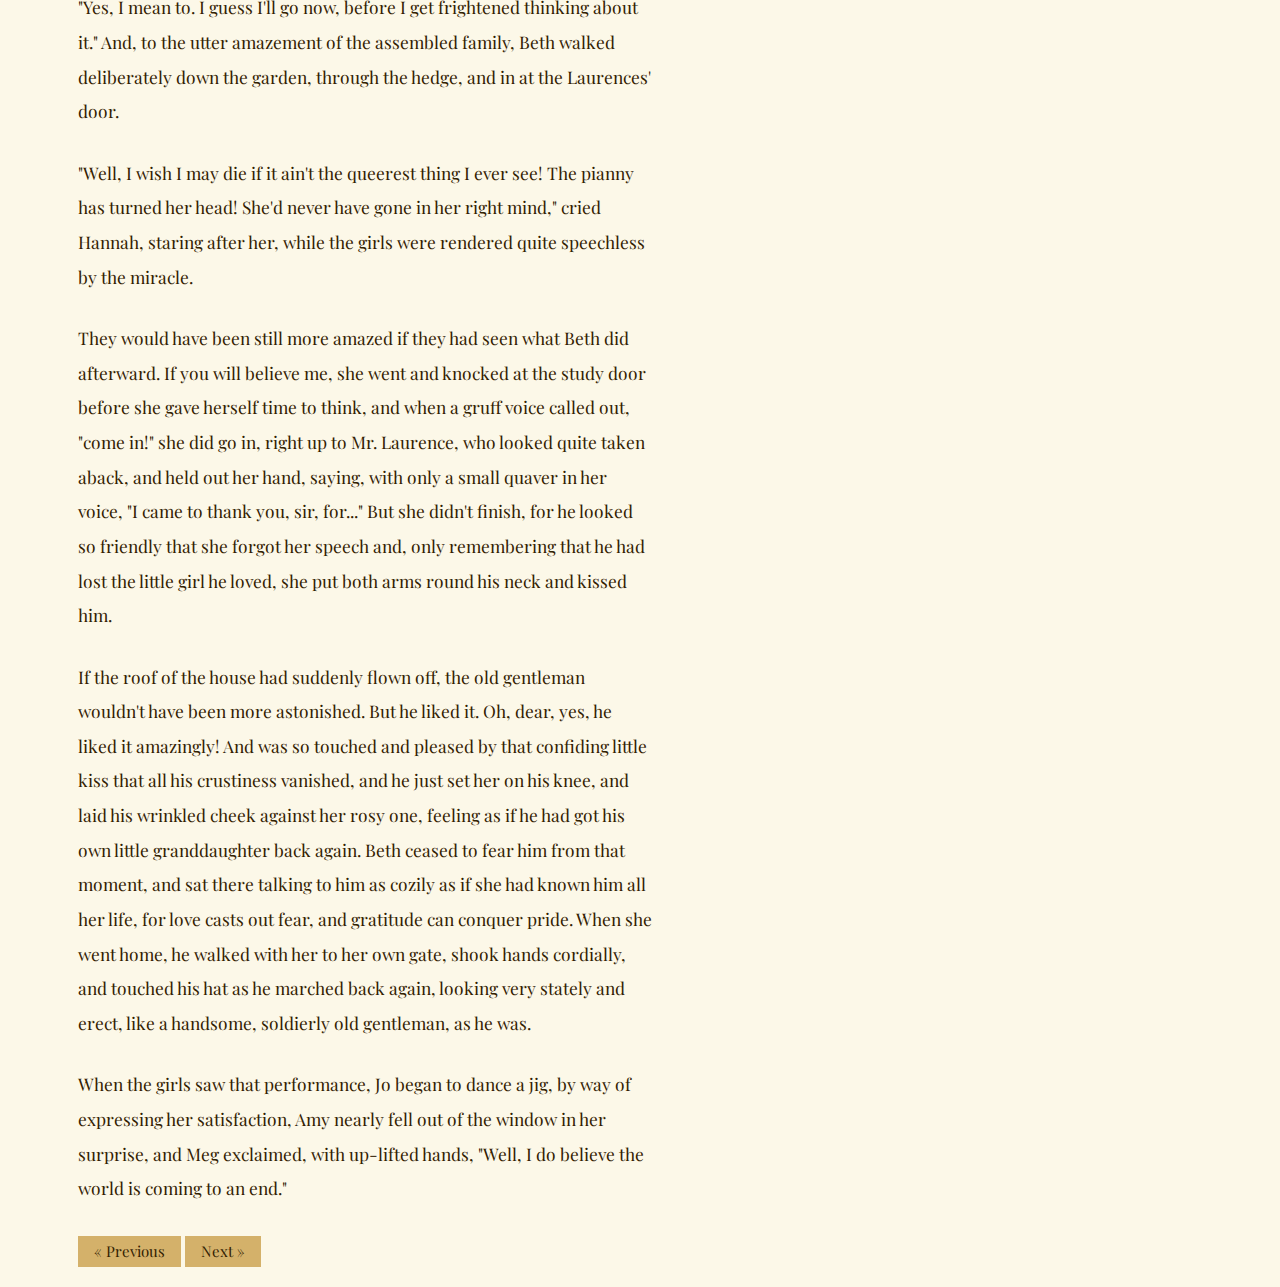
<file: chapter6.html>
<DOCTYPE html>
<html>
<head>
  <meta charset="utf-8">
	<meta http-equiv="X-UA-Compatible" content="IE=edge">
	<meta name="viewport" content="width=device-width, initial-scale=1">
	<title> Little Women: On Digital </title>
	<link rel="stylesheet" type="text/css" href="reset.css">

	<!-- Compiled and minified CSS -->
	<link rel="stylesheet" href="https://cdnjs.cloudflare.com/ajax/libs/materialize/1.0.0/css/materialize.min.css">
	<!-- Compiled and minified JavaScript -->
	<script src="https://cdnjs.cloudflare.com/ajax/libs/materialize/1.0.0/js/materialize.min.js"></script>
  <!-- import the webpage's javascript file and jquery -->
	<script src="https://cdnjs.cloudflare.com/ajax/libs/jquery/3.4.1/jquery.min.js"></script>

	<link rel="stylesheet" href="style.css">
	<script src="script.js"></script>
</head>
<body>
  <link href="https://fonts.googleapis.com/css?family=Playfair+Display&display=swap" rel="stylesheet">
  <div class="icon">
  <a href="index.html" data-target="slide-out" class="sidenav-trigger"><img src=cover.png alt=avatar width=8%></i></a>
    <ul id="slide-out" class="sidenav">
      <li> <h4> LTTLE WOMEN</h4> </li>
      <li><a href="index.html"></i>Home</a></li>
      <li><a href="credit.html">Credit</a></li>
      <li><div class="divider"></div></li>
      <li><a class="subheader">Chapters</a></li>
      <li><a class="waves-effect" href="chapter1.html">01</a></li>
      <li><a class="waves-effect" href="chapter2.html">02</a></li>
      <li><a class="waves-effect" href="chapter3.html">03</a></li>
      <li><a class="waves-effect" href="chapter4.html">04</a></li>
      <li><a class="waves-effect" href="chapter5.html">05</a></li>
      <li><a class="waves-effect" href="chapter6.html">06</a></li>
      <li><a class="waves-effect" href="chapter7.html">07</a></li>
      <li><a class="waves-effect" href="chapter8.html">08</a></li>
      <li><a class="waves-effect" href="chapter9.html">09</a></li>
      <li><a class="waves-effect" href="chapter10.html">10</a></li>
    </ul>
</div>
  <div class="container">
		<div class="row">
			<div class="col m8">
        <h3> 06 </h3>
        <h4> BETH FINDS THE PALACE BEAUTIFUL </h4>
      </div>
      <div class="col m8">
          <p> The big house did prove a Palace Beautiful, though it took some time for all to get in, and Beth found it very hard to pass the lions. Old Mr. Laurence was the biggest one, but after he had called, said something funny or kind to each one of the girls, and talked over old times with their mother, nobody felt much afraid of him, except timid Beth. The other lion was the fact that they were poor and Laurie rich, for this made them shy of accepting favors which they could not return. But, after a while, they found that he considered them the benefactors, and could not do enough to show how grateful he was for Mrs. March's motherly welcome, their cheerful society, and the comfort he took in that humble home of theirs. So they soon forgot their pride and interchanged kindnesses without stopping to think which was the greater. </p>
          <p>All sorts of pleasant things happened about that time, for the new friendship flourished like grass in spring. Every one liked Laurie, and he privately informed his tutor that "the Marches were regularly splendid girls." With the delightful enthusiasm of youth, they took the solitary boy into their midst and made much of him, and he found something very charming in the innocent companionship of these simple-hearted girls. Never having known mother or sisters, he was quick to feel the influences they brought about him, and their busy, lively ways made him ashamed of the indolent life he led. He was tired of books, and found people so interesting now that Mr. Brooke was obliged to make very unsatisfactory reports, for Laurie was always playing truant and running over to the Marches'.</p>
        </div>
          <div class="col m4">
            <img src= "house.png" width=190%>
          </div>
          <div class="col m8">
          <p> "Never mind, let him take a holiday, and make it up afterward," said the old gentleman. "The good lady next door says he is studying too hard and needs young society, amusement, and exercise. I suspect she is right, and that I've been coddling the fellow as if I'd been his grandmother. Let him do what he likes, as long as he is happy. He can't get into mischief in that little nunnery over there, and Mrs. March is doing more for him than we can."</p>
          <p> What good times they had, to be sure. Such plays and tableaux, such sleigh rides and skating frolics, such pleasant evenings in the old parlor, and now and then such gay little parties at the great house. Meg could walk in the conservatory whenever she liked and revel in bouquets, Jo browsed over the new library voraciously, and convulsed the old gentleman with her criticisms, Amy copied pictures and enjoyed beauty to her heart's content, and Laurie played 'lord of the manor' in the most delightful style.</p>
          <p> But Beth, though yearning for the grand piano, could not pluck up courage to go to the 'Mansion of Bliss', as Meg called it. She went once with Jo, but the old gentleman, not being aware of her infirmity, stared at her so hard from under his heavy eyebrows, and said "Hey!" so loud, that he frightened her so much her 'feet chattered on the floor', she never told her mother, and she ran away, declaring she would never go there any more, not even for the dear piano. No persuasions or enticements could overcome her fear, till, the fact coming to Mr. Laurence's ear in some mysterious way, he set about mending matters. During one of the brief calls he made, he artfully led the conversation to music, and talked away about great singers whom he had seen, fine organs he had heard, and told such charming anecdotes that Beth found it impossible to stay in her distant corner, but crept nearer and nearer, as if fascinated. At the back of his chair she stopped and stood listening, with her great eyes wide open and her cheeks red with excitement of this unusual performance. Taking no more notice of her than if she had been a fly, Mr. Laurence talked on about Laurie's lessons and teachers. And presently, as if the idea had just occurred to him, he said to Mrs. March...</p>
          <p>"The boy neglects his music now, and I'm glad of it, for he was getting too fond of it. But the piano suffers for want of use. Wouldn't some of your girls like to run over, and practice on it now and then, just to keep it in tune, you know, ma'am?"</p>
          <p> Beth took a step forward, and pressed her hands tightly together to keep from clapping them, for this was an irresistible temptation, and the thought of practicing on that splendid instrument quite took her breath away. Before Mrs. March could reply, Mr. Laurence went on with an odd little nod and smile...</p>
          <p> "They needn't see or speak to anyone, but run in at any time. For I'm shut up in my study at the other end of the house, Laurie is out a
             great deal, and the servants are never near the drawing room after nine o'clock."</p>
          <p> Here he rose, as if going, and Beth made up her mind to speak, for that last arrangement left nothing to be desired. "Please, tell the young ladies what I say, and if they don't care to come, why, never mind." Here a little hand slipped into his, and Beth looked up at him with a face full of gratitude, as she said, in her earnest yet timid way...</p>
          <p> "Oh sir, they do care, very very much!" </p>
          <p> "Are you the musical girl?" he asked, without any startling "Hey!" as he looked down at her very kindly.</p>
          <p>"I'm Beth. I love it dearly, and I'll come, if you are quite sure nobody will hear me, and be disturbed," she added, fearing to be rude, and trembling at her own boldness as she spoke.</p>
          <p> "Not a soul, my dear. The house is empty half the day, so come and drum away as much as you like, and I shall be obliged to you." </p>
          <p> "How kind you are, sir!" </p>
          <p>Beth blushed like a rose under the friendly look he wore, but she was not frightened now, and gave the hand a grateful squeeze because she had no words to thank him for the precious gift he had given her. The old gentleman softly stroked the hair off her forehead, and, stooping down, he kissed her, saying, in a tone few people ever heard...</p>
          <p> "I had a little girl once, with eyes like these. God bless you, my dear! Good day, madam." And away he went, in a great hurry. </p>
          <p> Beth had a rapture with her mother, and then rushed up to impart the glorious news to her family of invalids, as the girls were not home. How blithely she sang that evening, and how they all laughed at her because she woke Amy in the night by playing the piano on her face in her sleep. Next day, having seen both the old and young gentleman out of the house, Beth, after two or three retreats, fairly got in at the side door, and made her way as noiselessly as any mouse to the drawing room where her idol stood.</p>
          <p> Quite by accident, of course, some pretty, easy music lay on the piano, and with trembling fingers and frequent stops to listen and look about, Beth at last touched the great instrument, and straightway forgot her fear, herself, and everything else but the unspeakable delight which the music gave her, for it was like the voice of a beloved friend. </p>
          <p> She stayed till Hannah came to take her home to dinner, but she had no appetite, and could only sit and smile upon everyone in a general state of beatitude. </p>
          <p> After that, the little brown hood slipped through the hedge nearly every day, and the great drawing room was haunted by a tuneful spirit that came and went unseen. She never knew that Mr. Laurence opened his study door to hear the old-fashioned airs he liked. She never saw Laurie mount guard in the hall to warn the servants away. She never suspected that the exercise books and new songs which she found in the rack were put there for her especial benefit, and when he talked to her about music at home, she only thought how kind he was to tell things that helped her so much. So she enjoyed herself heartily, and found, what isn't always the case, that her granted wish was all she had hoped. Perhaps it was because she was so grateful for this blessing that a greater was given her. At any rate she deserved both. </p>
          <p> "Mother, I'm going to work Mr. Laurence a pair of slippers. He is so kind to me, I must thank him, and I don't know any other way. Can I do it?" asked Beth, a few weeks after that eventful call of his.</p>
          <p>"Yes, dear. It will please him very much, and be a nice way of thanking him. The girls will help you about them, and I will pay for the making up," replied Mrs. March, who took peculiar pleasure in granting Beth's requests because she so seldom asked anything for herself. </p>
          <p> After many serious discussions with Meg and Jo, the pattern was chosen, the materials bought, and the slippers begun. A cluster of grave yet cheerful pansies on a deeper purple ground was pronounced very appropriate and pretty, and Beth worked away early and late, with occasional lifts over hard parts. She was a nimble little needlewoman, and they were finished before anyone got tired of them. Then she wrote a short, simple note, and with Laurie's help, got them smuggled onto the study table one morning before the old gentleman was up.</p>
          <p> When this excitement was over, Beth waited to see what would happen. All day passed and a part of the next before any acknowledgement arrived, and she was beginning to fear she had offended her crochety friend. On the afternoon of the second day, she went out to do an errand, and give poor Joanna, the invalid doll, her daily exercise. As she came up the street, on her return, she saw three, yes, four heads popping in and out of the parlor windows, and the moment they saw her, several hands were waved, and several joyful voices screamed...</p>
          <p>"Here's a letter from the old gentleman! Come quick, and read it!"</p>
          <p> "Oh, Beth, he's sent you..." began Amy, gesticulating with unseemly energy, but she got no further, for Jo quenched her by slamming down the window.</p>
          <p>Beth hurried on in a flutter of suspense. At the door her sisters seized and bore her to the parlor in a triumphal procession, all pointing and all saying at once, "Look there! Look there!" Beth did look, and turned pale with delight and surprise, for there stood a little cabinet piano, with a letter lying on the glossy lid, directed like a sign board to "Miss Elizabeth March."</p>
          <p>"For me?" gasped Beth, holding onto Jo and feeling as if she should tumble down, it was such an overwhelming thing altogether.</p>
          <p>"Yes, all for you, my precious! Isn't it splendid of him? Don't you think he's the dearest old man in the world? Here's the key in the letter. We didn't open it, but we are dying to know what he says," cried Jo, hugging her sister and offering the note.</p>
          <p>"You read it! I can't, I feel so queer! Oh, it is too lovely!" and Beth hid her face in Jo's apron, quite upset by her present."</p>
          <p> Jo opened the paper and began to laugh, for the first words she saw were... </p>
          <p> "Miss March: "Dear Madam—"</p>
          <p> "How nice it sounds! I wish someone would write to me so!" said Amy, who thought the old-fashioned address very elegant. </p>
          <p>"'I have had many pairs of slippers in my life, but I never had any that suited me so well as yours,'" continues Jo. "'Heart's-ease is my favorite flower, and these will always remind me of the gentle giver. I like to pay my debts, so I know you will allow 'the old gentleman' to send you something which once belonged to the little grand daughter he lost. With hearty thanks and best wishes, I remain "'Your grateful friend and humble servant, 'JAMES LAURENCE'."</p>
          <p>"There, Beth, that's an honor to be proud of, I'm sure! Laurie told me how fond Mr. Laurence used to be of the child who died, and how he kept all her little things carefully. Just think, he's given you her piano. That comes of having big blue eyes and loving music," said Jo, trying to soothe Beth, who trembled and looked more excited than she had ever been before.</p>
          <p>"See the cunning brackets to hold candles, and the nice green silk, puckered up, with a gold rose in the middle, and the pretty rack and stool, all complete," added Meg, opening the instrument and displaying its beauties. </p>
          <p>"'Your humble servant, James Laurence'. Only think of his writing that to you. I'll tell the girls. They'll think it's splendid," said Amy, much impressed by the note.</p>
          <p>"Try it, honey. Let's hear the sound of the baby pianny," said Hannah, who always took a share in the family joys and sorrows. </p>
    </div>
    <div class="col m8">
          <p> So Beth tried it, and everyone pronounced it the most remarkable piano ever heard. It had evidently been newly tuned and put in apple-pie order, but, perfect as it was, I think the real charm lay in the happiest of all happy faces which leaned over it, as Beth lovingly touched the beautiful black and white keys and pressed the bright pedals.</p>
          <p>"You'll have to go and thank him," said Jo, by way of a joke, for the idea of the child's really going never entered her head.</p>
          <p> "Yes, I mean to. I guess I'll go now, before I get frightened thinking about it." And, to the utter amazement of the assembled family, Beth walked deliberately down the garden, through the hedge, and in at the Laurences' door. </p>
        </div>
          <div class="col m4">
          <iframe width="560" height="315" src="https://www.youtube.com/embed/zfo5evR8LKw" frameborder="0" allow="accelerometer; autoplay; encrypted-media; gyroscope; picture-in-picture" allowfullscreen></iframe>
          </div>
          <div class="col m8">
          <p> "Well, I wish I may die if it ain't the queerest thing I ever see! The pianny has turned her head! She'd never have gone in her right mind," cried Hannah, staring after her, while the girls were rendered quite speechless by the miracle.</p>
          <p>They would have been still more amazed if they had seen what Beth did afterward. If you will believe me, she went and knocked at the study door before she gave herself time to think, and when a gruff voice called out, "come in!" she did go in, right up to Mr. Laurence, who looked quite taken aback, and held out her hand, saying, with only a small quaver in her voice, "I came to thank you, sir, for..." But she didn't finish, for he looked so friendly that she forgot her speech and, only remembering that he had lost the little girl he loved, she put both arms round his neck and kissed him.</p>
          <p>If the roof of the house had suddenly flown off, the old gentleman wouldn't have been more astonished. But he liked it. Oh, dear, yes, he liked it amazingly! And was so touched and pleased by that confiding little kiss that all his crustiness vanished, and he just set her on his knee, and laid his wrinkled cheek against her rosy one, feeling as if he had got his own little granddaughter back again. Beth ceased to fear him from that moment, and sat there talking to him as cozily as if she had known him all her life, for love casts out fear, and gratitude can conquer pride. When she went home, he walked with her to her own gate, shook hands cordially, and touched his hat as he marched back again, looking very stately and erect, like a handsome, soldierly old gentleman, as he was.</p>
          <p>When the girls saw that performance, Jo began to dance a jig, by way of expressing her satisfaction, Amy nearly fell out of the window in her surprise, and Meg exclaimed, with up-lifted hands, "Well, I do believe the world is coming to an end."</p>
          <br>
          </br>
          <a href="chapter5.html" class="previous">&laquo; Previous</a>
          <a href="chapter7.html" class="next">Next &raquo;</a>
      </div>
    </div>
  </div>

</body>
</html>
</file>
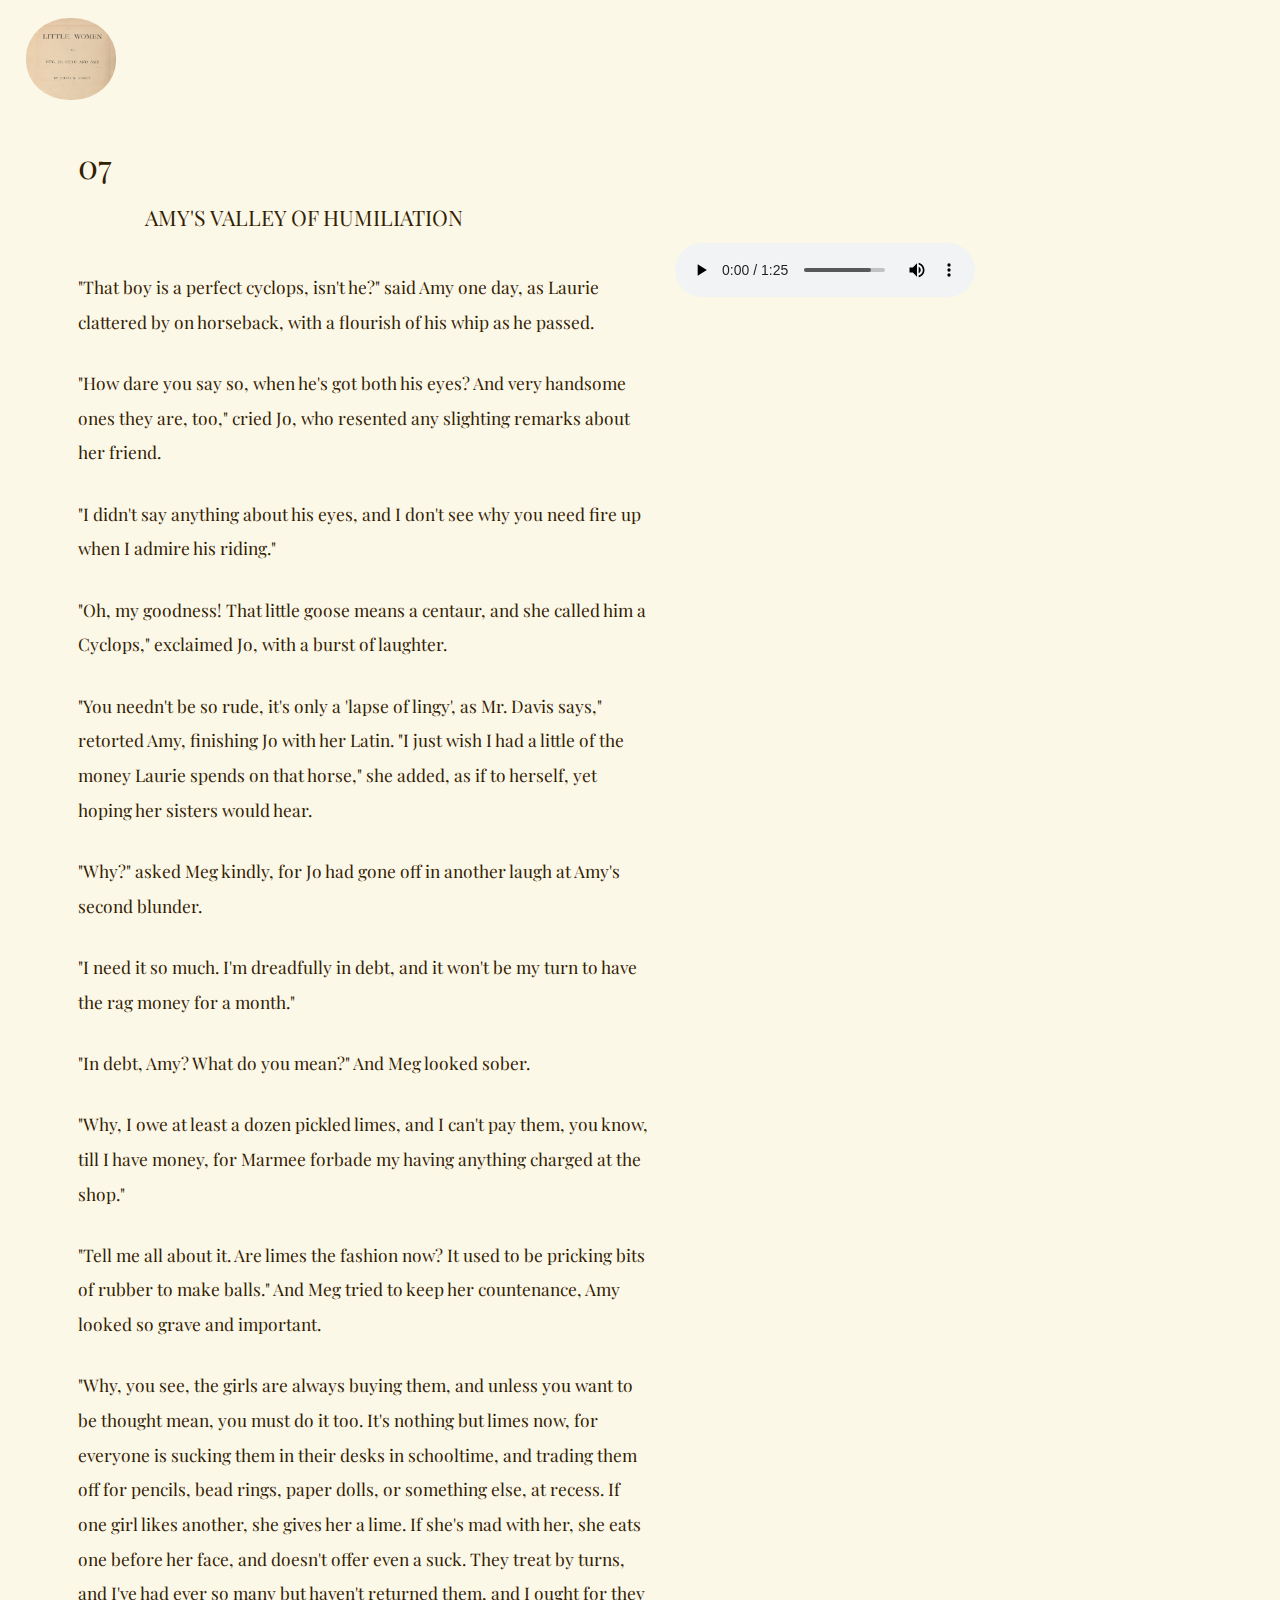
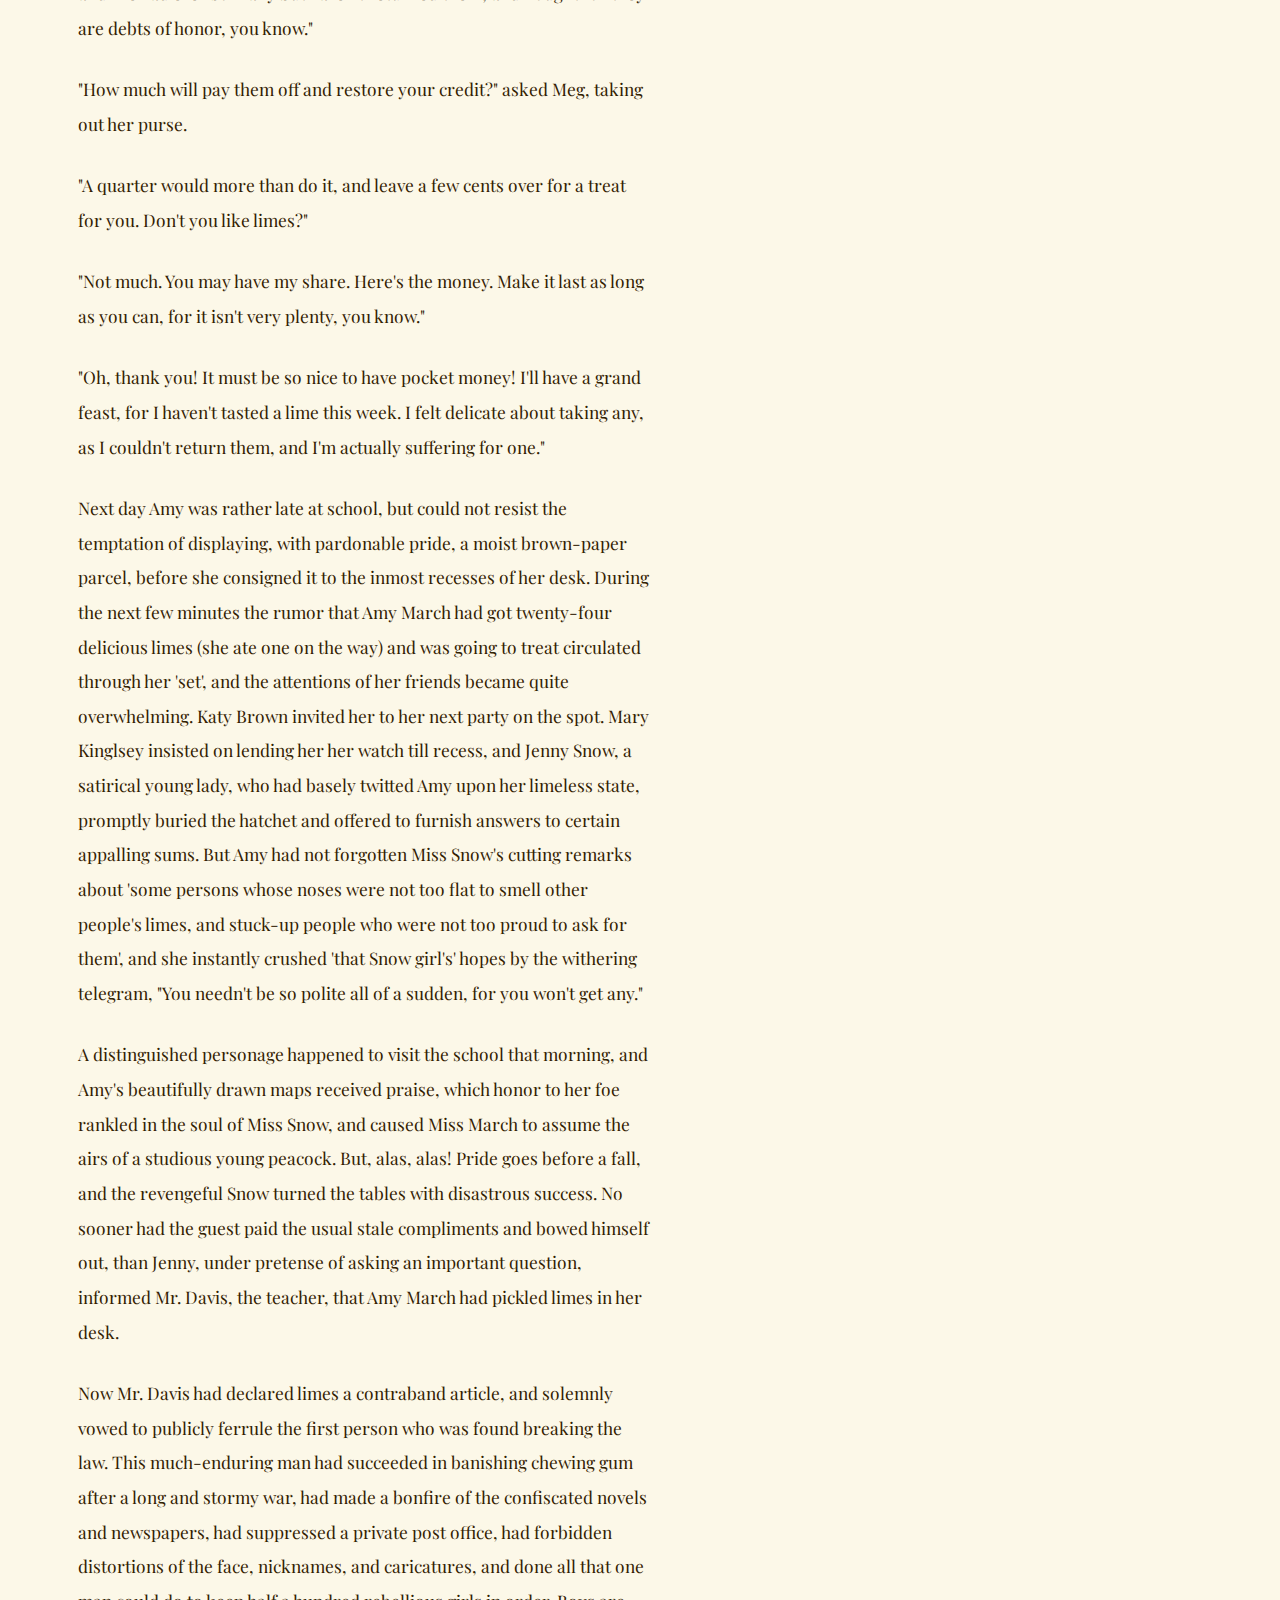
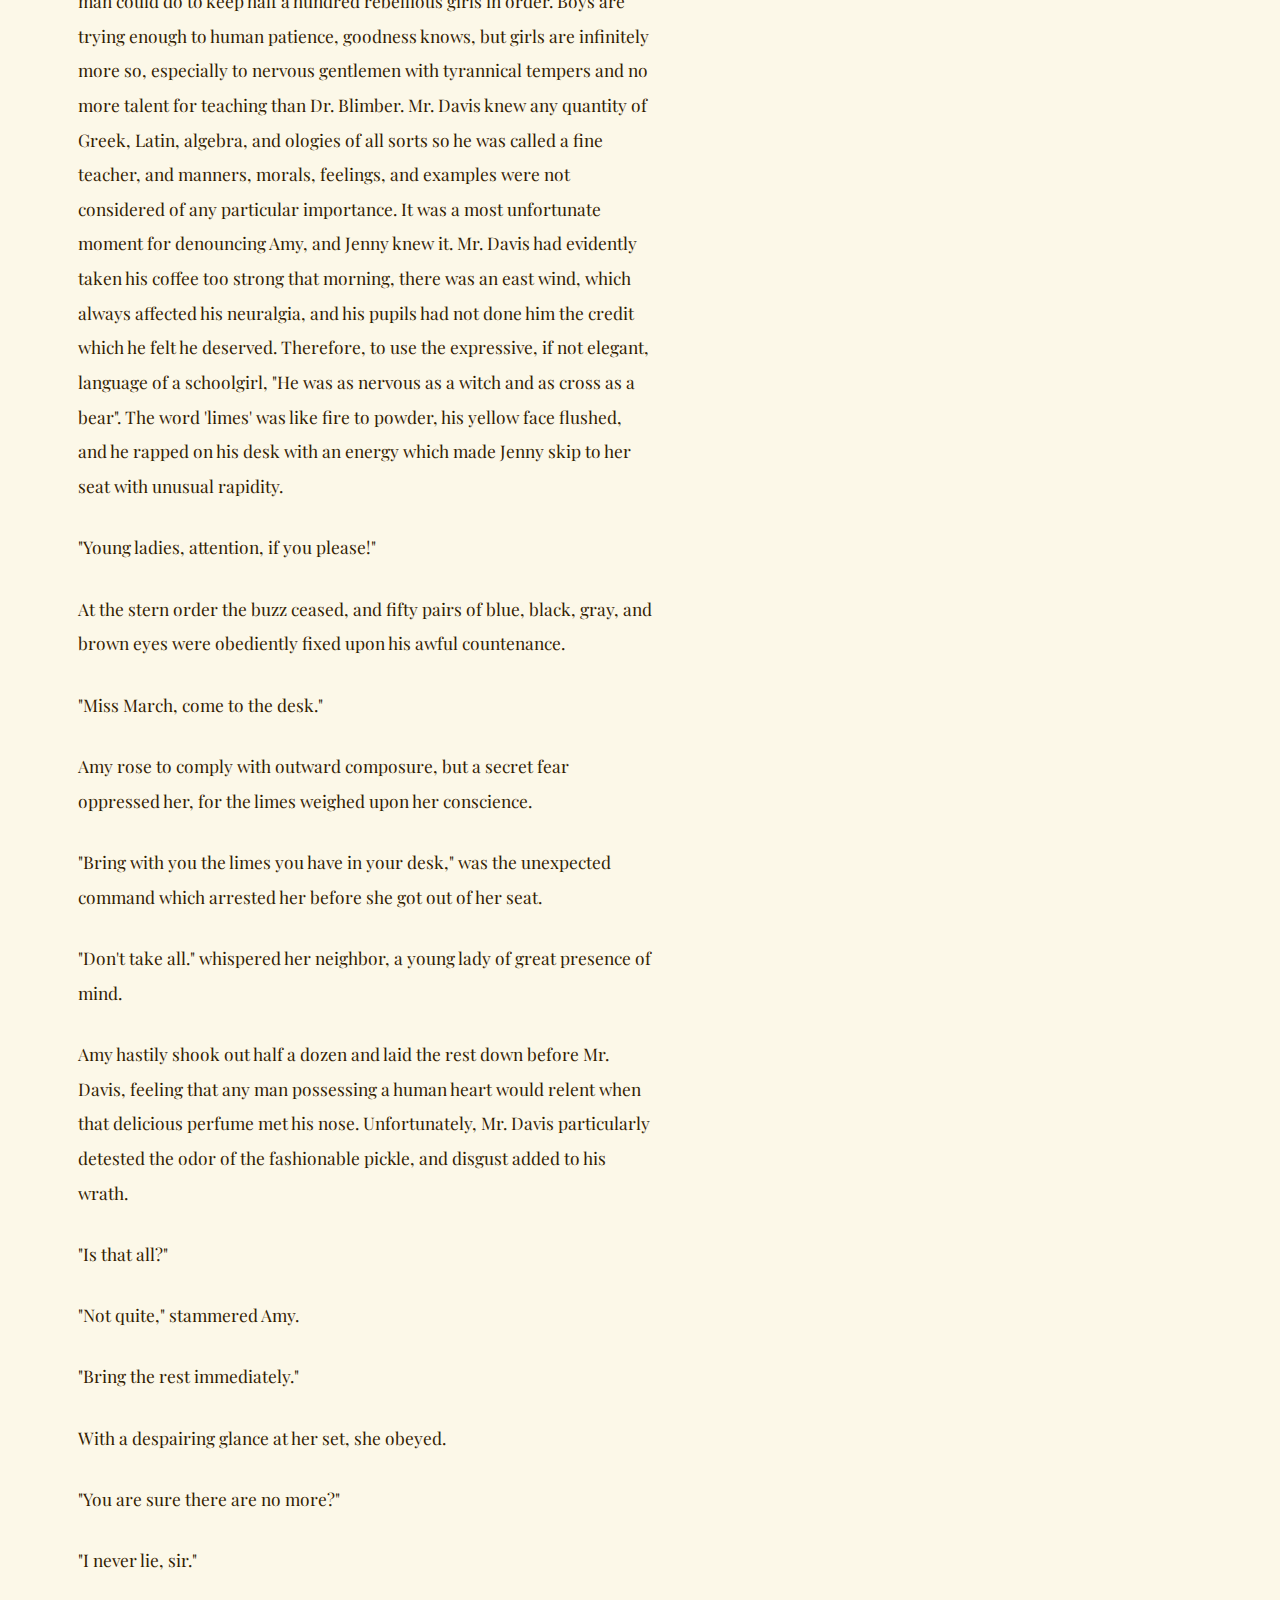
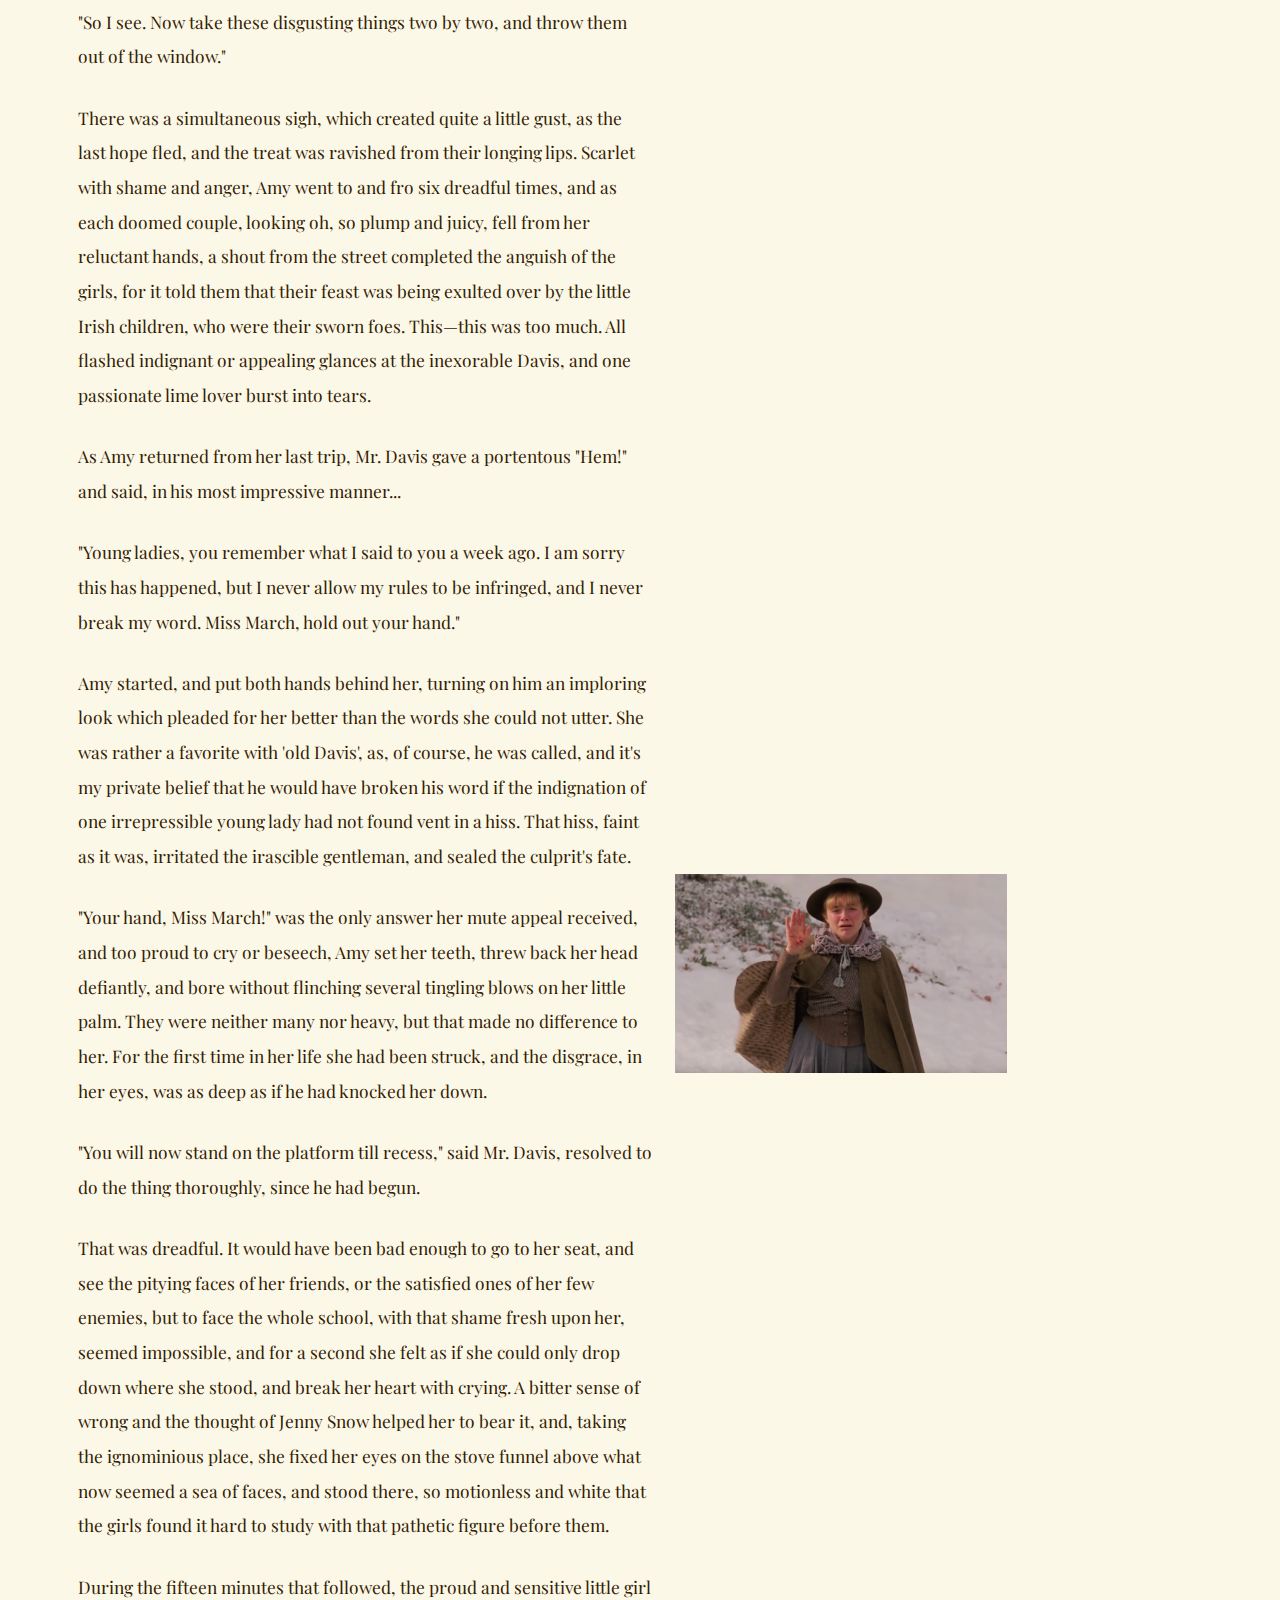
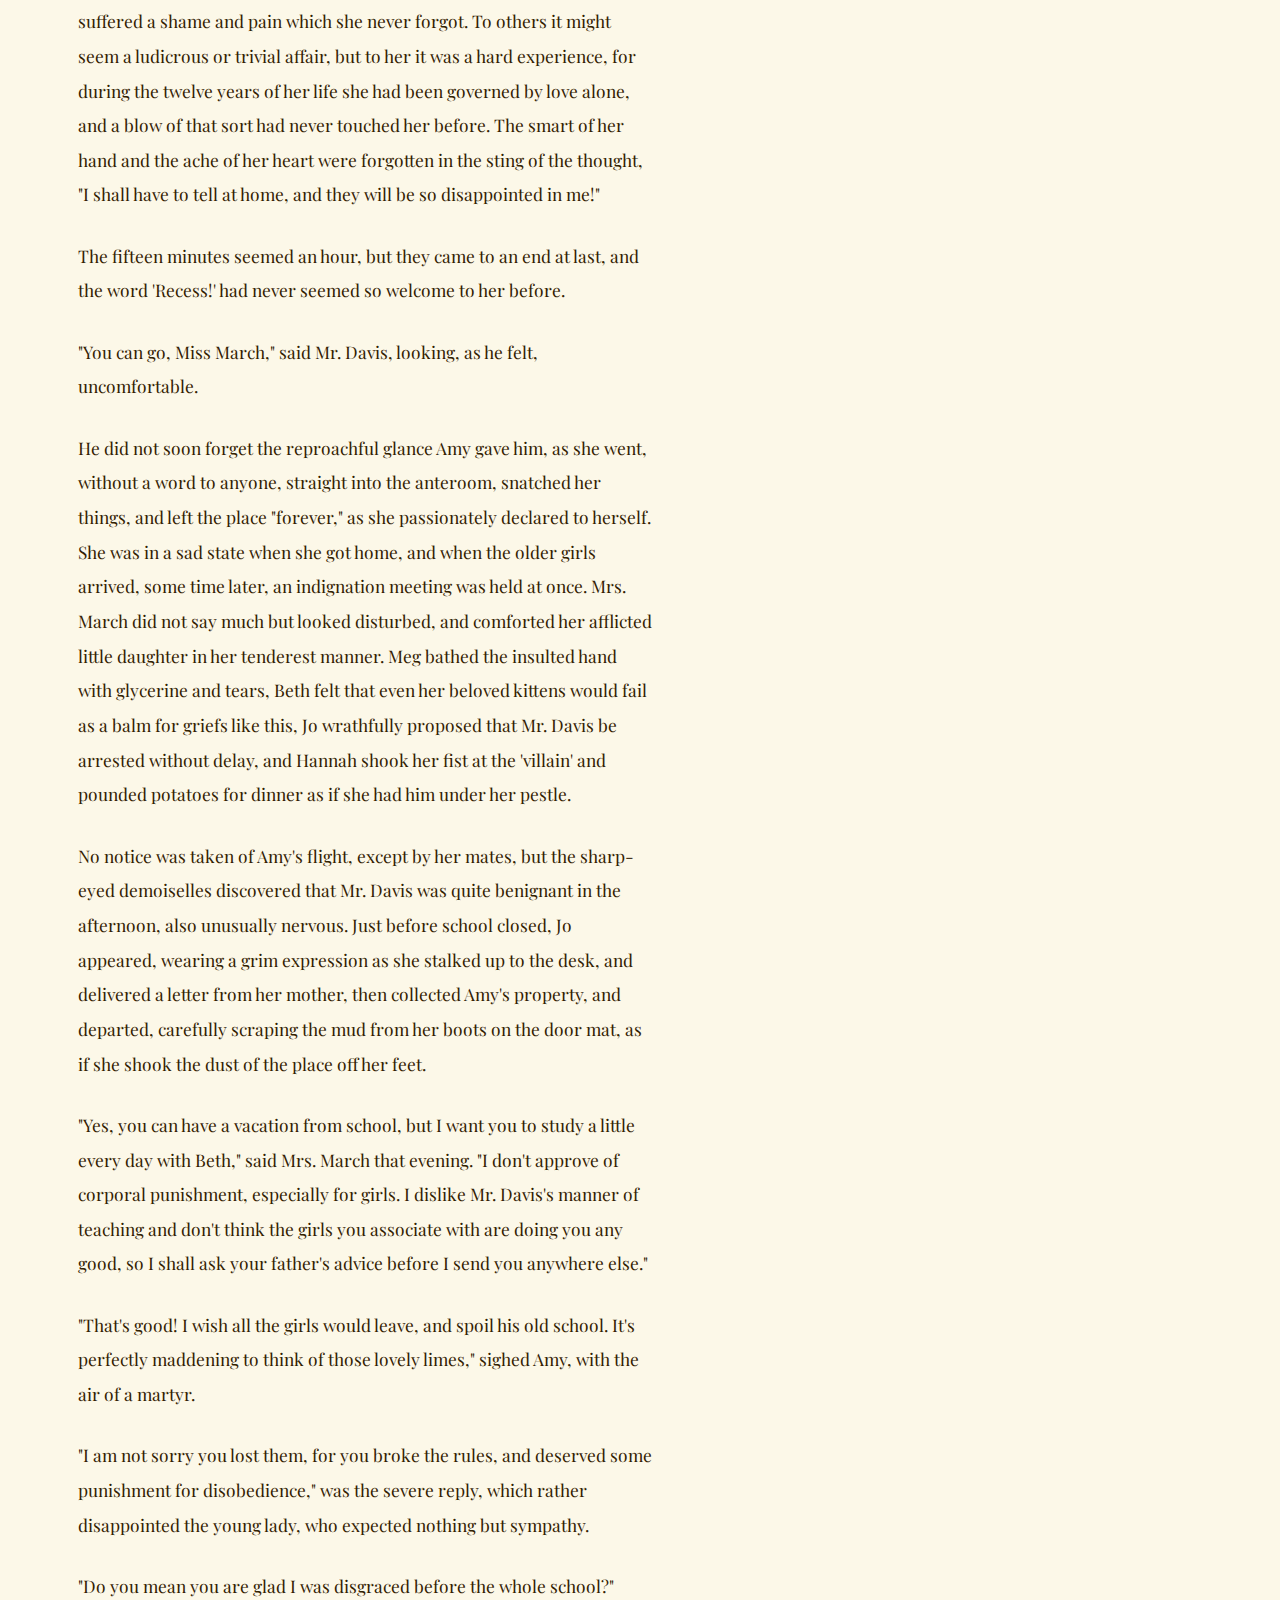
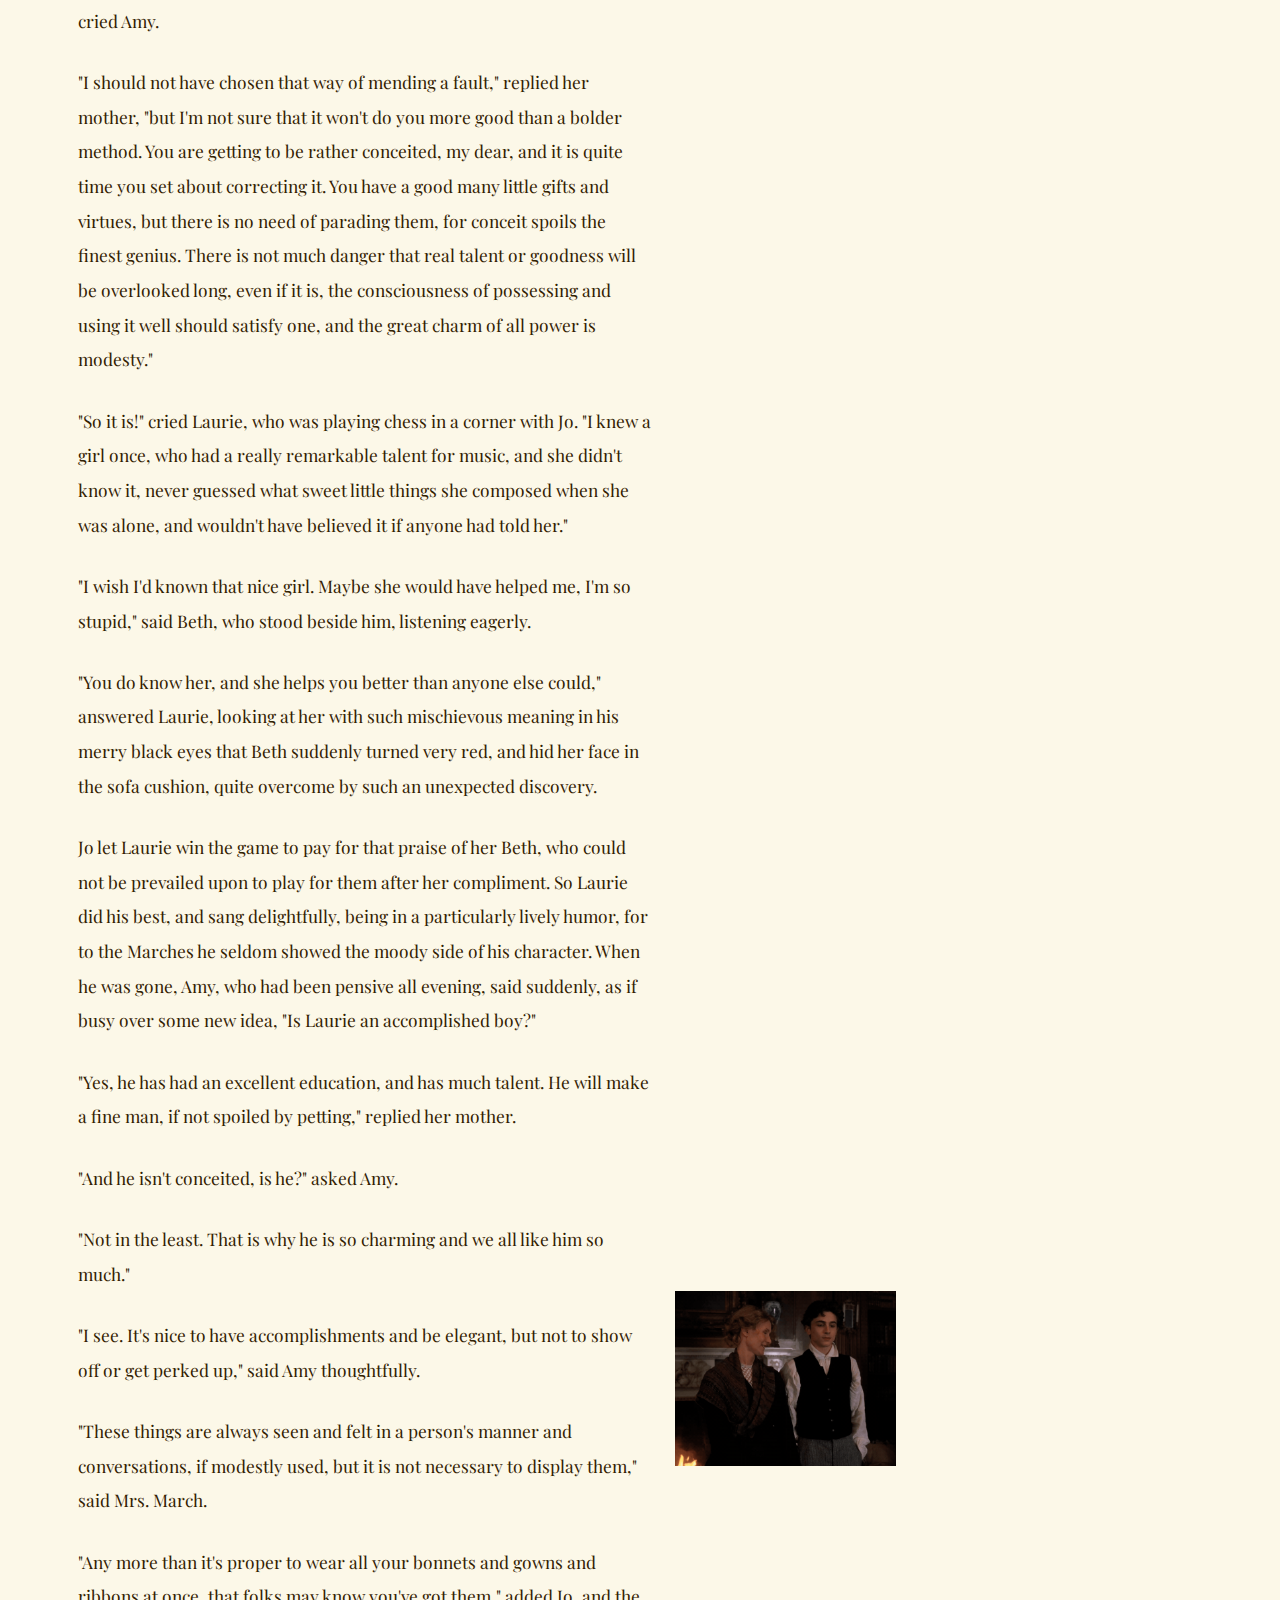
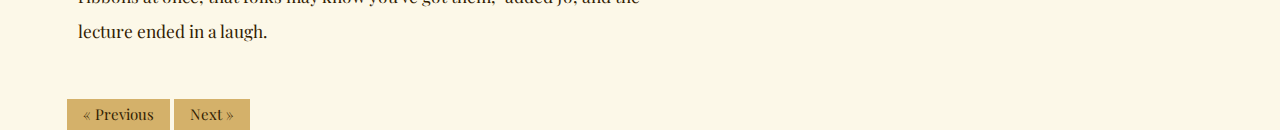
<file: chapter7.html>
<DOCTYPE html>
<html>
<head>
  <meta charset="utf-8">
	<meta http-equiv="X-UA-Compatible" content="IE=edge">
	<meta name="viewport" content="width=device-width, initial-scale=1">
	<title> Little Women: On Digital </title>
	<link rel="stylesheet" type="text/css" href="reset.css">

	<!-- Compiled and minified CSS -->
	<link rel="stylesheet" href="https://cdnjs.cloudflare.com/ajax/libs/materialize/1.0.0/css/materialize.min.css">
	<!-- Compiled and minified JavaScript -->
	<script src="https://cdnjs.cloudflare.com/ajax/libs/materialize/1.0.0/js/materialize.min.js"></script>
  <!-- import the webpage's javascript file and jquery -->
	<script src="https://cdnjs.cloudflare.com/ajax/libs/jquery/3.4.1/jquery.min.js"></script>

	<link rel="stylesheet" href="style.css">
	<script src="script.js"></script>
</head>
<body>
  <link href="https://fonts.googleapis.com/css?family=Playfair+Display&display=swap" rel="stylesheet">
  <div class="icon">
  <a href="index.html" data-target="slide-out" class="sidenav-trigger"><img src=cover.png alt=avatar width=8%></i></a>
    <ul id="slide-out" class="sidenav">
      <li> <h4> LTTLE WOMEN</h4> </li>
      <li><a href="index.html"></i>Home</a></li>
      <li><a href="credit.html">Credit</a></li>
      <li><div class="divider"></div></li>
      <li><a class="subheader">Chapters</a></li>
      <li><a class="waves-effect" href="chapter1.html">01</a></li>
      <li><a class="waves-effect" href="chapter2.html">02</a></li>
      <li><a class="waves-effect" href="chapter3.html">03</a></li>
      <li><a class="waves-effect" href="chapter4.html">04</a></li>
      <li><a class="waves-effect" href="chapter5.html">05</a></li>
      <li><a class="waves-effect" href="chapter6.html">06</a></li>
      <li><a class="waves-effect" href="chapter7.html">07</a></li>
      <li><a class="waves-effect" href="chapter8.html">08</a></li>
      <li><a class="waves-effect" href="chapter9.html">09</a></li>
      <li><a class="waves-effect" href="chapter10.html">10</a></li>
    </ul>
</div>
  <div class="container">
		<div class="row">
			<div class="col m8">
        <h3> 07 </h3>
        <h4> AMY'S VALLEY OF HUMILIATION </h4>
      </div>
      <div class="col m8">
        <p>"That boy is a perfect cyclops, isn't he?" said Amy one day, as Laurie clattered by on horseback, with a flourish of his whip as he passed.</p>
        <p>"How dare you say so, when he's got both his eyes? And very handsome ones they are, too," cried Jo, who resented any slighting remarks about her friend.</p>
        <p> "I didn't say anything about his eyes, and I don't see why you need fire up when I admire his riding."</p>
        <p>"Oh, my goodness! That little goose means a centaur, and she called him a Cyclops," exclaimed Jo, with a burst of laughter.</p>
      </div>
      <div class="sticky">
      <div class="col m4">
        <audio controls preload="metadata" style=" width:300px;">
          <source src="amy.mp3" type="audio/mp3">
        </audio><br/>
      </div>
      </div>
      <div class="col m8">
        <p>"You needn't be so rude, it's only a 'lapse of lingy', as Mr. Davis says," retorted Amy, finishing Jo with her Latin. "I just wish I had a little of the money Laurie spends on that horse," she added, as if to herself, yet hoping her sisters would hear.</p>
        <p>"Why?" asked Meg kindly, for Jo had gone off in another laugh at Amy's second blunder.</p>
        <p>"I need it so much. I'm dreadfully in debt, and it won't be my turn to have the rag money for a month."</p>
        <p> "In debt, Amy? What do you mean?" And Meg looked sober. </p>
        <p>"Why, I owe at least a dozen pickled limes, and I can't pay them, you know, till I have money, for Marmee forbade my having anything charged at the shop."</p>
        <p> "Tell me all about it. Are limes the fashion now? It used to be pricking bits of rubber to make balls." And Meg tried to keep her countenance, Amy looked so grave and important. </p>
        <p> "Why, you see, the girls are always buying them, and unless you want to be thought mean, you must do it too. It's nothing but limes now, for everyone is sucking them in their desks in schooltime, and trading them off for pencils, bead rings, paper dolls, or something else, at recess. If one girl likes another, she gives her a lime. If she's mad with her, she eats one before her face, and doesn't offer even a suck. They treat by turns, and I've had ever so many but haven't returned them, and I ought for they are debts of honor, you know." </p>
        <p> "How much will pay them off and restore your credit?" asked Meg, taking out her purse. </p>
        <p> "A quarter would more than do it, and leave a few cents over for a treat for you. Don't you like limes?"</p>
        <p> "Not much. You may have my share. Here's the money. Make it last as long as you can, for it isn't very plenty, you know."</p>
        <p> "Oh, thank you! It must be so nice to have pocket money! I'll have a grand feast, for I haven't tasted a lime this week. I felt delicate about taking any, as I couldn't return them, and I'm actually suffering for one." </p>
        <p> Next day Amy was rather late at school, but could not resist the temptation of displaying, with pardonable pride, a moist brown-paper parcel, before she consigned it to the inmost recesses of her desk. During the next few minutes the rumor that Amy March had got twenty-four delicious limes (she ate one on the way) and was going to treat circulated through her 'set', and the attentions of her friends became quite overwhelming. Katy Brown invited her to her next party on the spot. Mary Kinglsey insisted on lending her her watch till recess, and Jenny Snow, a satirical young lady, who had basely twitted Amy upon her limeless state, promptly buried the hatchet and offered to furnish answers to certain appalling sums. But Amy had not forgotten Miss Snow's cutting remarks about 'some persons whose noses were not too flat to smell other people's limes, and stuck-up people who were not too proud to ask for them', and she instantly crushed 'that Snow girl's' hopes by the withering telegram, "You needn't be so polite all of a sudden, for you won't get any." </p>
        <p> A distinguished personage happened to visit the school that morning, and Amy's beautifully drawn maps received praise, which honor to her foe rankled in the soul of Miss Snow, and caused Miss March to assume the airs of a studious young peacock. But, alas, alas! Pride goes before a fall, and the revengeful Snow turned the tables with disastrous success. No sooner had the guest paid the usual stale compliments and bowed himself out, than Jenny, under pretense of asking an important question, informed Mr. Davis, the teacher, that Amy March had pickled limes in her desk. </p>
        <p> Now Mr. Davis had declared limes a contraband article, and solemnly vowed to publicly ferrule the first person who was found breaking the law. This much-enduring man had succeeded in banishing chewing gum after a long and stormy war, had made a bonfire of the confiscated novels and newspapers, had suppressed a private post office, had forbidden distortions of the face, nicknames, and caricatures, and done all that one man could do to keep half a hundred rebellious girls in order. Boys are trying enough to human patience, goodness knows, but girls are infinitely more so, especially to nervous gentlemen with tyrannical tempers and no more talent for teaching than Dr. Blimber. Mr. Davis knew any quantity of Greek, Latin, algebra, and ologies of all sorts so he was called a fine teacher, and manners, morals, feelings, and examples were not considered of any particular importance. It was a most unfortunate moment for denouncing Amy, and Jenny knew it. Mr. Davis had evidently taken his coffee too strong that morning, there was an east wind, which always affected his neuralgia, and his pupils had not done him the credit which he felt he deserved. Therefore, to use the expressive, if not elegant, language of a schoolgirl, "He was as nervous as a witch and as cross as a bear". The word 'limes' was like fire to powder, his yellow face flushed, and he rapped on his desk with an energy which made Jenny skip to her seat with unusual rapidity. </p>
        <p> "Young ladies, attention, if you please!"</p>
        <p>At the stern order the buzz ceased, and fifty pairs of blue, black, gray, and brown eyes were obediently fixed upon his awful countenance. </p>
        <p> "Miss March, come to the desk." </p>
        <p> Amy rose to comply with outward composure, but a secret fear oppressed her, for the limes weighed upon her conscience. </p>
        <p> "Bring with you the limes you have in your desk," was the unexpected command which arrested her before she got out of her seat. </p>
        <p> "Don't take all." whispered her neighbor, a young lady of great presence of mind. </p>
        <p> Amy hastily shook out half a dozen and laid the rest down before Mr. Davis, feeling that any man possessing a human heart would relent when that delicious perfume met his nose. Unfortunately, Mr. Davis particularly detested the odor of the fashionable pickle, and disgust added to his wrath. </p>
        <p> "Is that all?" </p>
        <p> "Not quite," stammered Amy. </p>
        <p> "Bring the rest immediately." </p>
        <p> With a despairing glance at her set, she obeyed. </p>
        <p>"You are sure there are no more?" </p>
        <p> "I never lie, sir." </p>
        <p> "So I see. Now take these disgusting things two by two, and throw them out of the window." </p>
        <p> There was a simultaneous sigh, which created quite a little gust, as the last hope fled, and the treat was ravished from their longing lips. Scarlet with shame and anger, Amy went to and fro six dreadful times, and as each doomed couple, looking oh, so plump and juicy, fell from her reluctant hands, a shout from the street completed the anguish of the girls, for it told them that their feast was being exulted over by the little Irish children, who were their sworn foes. This—this was too much. All flashed indignant or appealing glances at the inexorable Davis, and one passionate lime lover burst into tears. </p>
        <p> As Amy returned from her last trip, Mr. Davis gave a portentous "Hem!" and said, in his most impressive manner... </p>
        <p> "Young ladies, you remember what I said to you a week ago. I am sorry this has happened, but I never allow my rules to be infringed, and I never break my word. Miss March, hold out your hand." </p>
        <p> Amy started, and put both hands behind her, turning on him an imploring look which pleaded for her better than the words she could not utter. She was rather a favorite with 'old Davis', as, of course, he was called, and it's my private belief that he would have broken his word if the indignation of one irrepressible young lady had not found vent in a hiss. That hiss, faint as it was, irritated the irascible gentleman, and sealed the culprit's fate. </p>
      </div>
      <div class="col m8">
        <p> "Your hand, Miss March!" was the only answer her mute appeal received, and too proud to cry or beseech, Amy set her teeth, threw back her head defiantly, and bore without flinching several tingling blows on her little palm. They were neither many nor heavy, but that made no difference to her. For the first time in her life she had been struck, and the disgrace, in her eyes, was as deep as if he had knocked her down. </p>
        <p> "You will now stand on the platform till recess," said Mr. Davis, resolved to do the thing thoroughly, since he had begun. </p>
        <p> That was dreadful. It would have been bad enough to go to her seat, and see the pitying faces of her friends, or the satisfied ones of her few enemies, but to face the whole school, with that shame fresh upon her, seemed impossible, and for a second she felt as if she could only drop down where she stood, and break her heart with crying. A bitter sense of wrong and the thought of Jenny Snow helped her to bear it, and, taking the ignominious place, she fixed her eyes on the stove funnel above what now seemed a sea of faces, and stood there, so motionless and white that the girls found it hard to study with that pathetic figure before them. </p>
    </div>
    <div class="col m4">
      <img src="hand.png" width=120%>
    </div>
    <div class="col m8">
        <p> During the fifteen minutes that followed, the proud and sensitive little girl suffered a shame and pain which she never forgot. To others it might seem a ludicrous or trivial affair, but to her it was a hard experience, for during the twelve years of her life she had been governed by love alone, and a blow of that sort had never touched her before. The smart of her hand and the ache of her heart were forgotten in the sting of the thought, "I shall have to tell at home, and they will be so disappointed in me!" </p>
        <p>The fifteen minutes seemed an hour, but they came to an end at last, and the word 'Recess!' had never seemed so welcome to her before. </p>
        <p> "You can go, Miss March," said Mr. Davis, looking, as he felt, uncomfortable. </p>
        <p>He did not soon forget the reproachful glance Amy gave him, as she went, without a word to anyone, straight into the anteroom, snatched her things, and left the place "forever," as she passionately declared to herself. She was in a sad state when she got home, and when the older girls arrived, some time later, an indignation meeting was held at once. Mrs. March did not say much but looked disturbed, and comforted her afflicted little daughter in her tenderest manner. Meg bathed the insulted hand with glycerine and tears, Beth felt that even her beloved kittens would fail as a balm for griefs like this, Jo wrathfully proposed that Mr. Davis be arrested without delay, and Hannah shook her fist at the 'villain' and pounded potatoes for dinner as if she had him under her pestle. </p>
        <p> No notice was taken of Amy's flight, except by her mates, but the sharp- eyed demoiselles discovered that Mr. Davis was quite benignant in the afternoon, also unusually nervous. Just before school closed, Jo appeared, wearing a grim expression as she stalked up to the desk, and delivered a letter from her mother, then collected Amy's property, and departed, carefully scraping the mud from her boots on the door mat, as if she shook the dust of the place off her feet. </p>
        <p> "Yes, you can have a vacation from school, but I want you to study a little every day with Beth," said Mrs. March that evening. "I don't approve of corporal punishment, especially for girls. I dislike Mr. Davis's manner of teaching and don't think the girls you associate with are doing you any good, so I shall ask your father's advice before I send you anywhere else." </p>
        <p> "That's good! I wish all the girls would leave, and spoil his old school. It's perfectly maddening to think of those lovely limes," sighed Amy, with the air of a martyr. </p>
        <p> "I am not sorry you lost them, for you broke the rules, and deserved some punishment for disobedience," was the severe reply, which rather disappointed the young lady, who expected nothing but sympathy. </p>
        <p> "Do you mean you are glad I was disgraced before the whole school?" cried Amy. </p>
        <p> "I should not have chosen that way of mending a fault," replied her mother, "but I'm not sure that it won't do you more good than a bolder method. You are getting to be rather conceited, my dear, and it is quite time you set about correcting it. You have a good many little gifts and virtues, but there is no need of parading them, for conceit spoils the finest genius. There is not much danger that real talent or goodness will be overlooked long, even if it is, the consciousness of possessing and using it well should satisfy one, and the great charm of all power is modesty." </p>
        <p> "So it is!" cried Laurie, who was playing chess in a corner with Jo. "I knew a girl once, who had a really remarkable talent for music, and she didn't know it, never guessed what sweet little things she composed when she was alone, and wouldn't have believed it if anyone had told her." </p>
        <p> "I wish I'd known that nice girl. Maybe she would have helped me, I'm so stupid," said Beth, who stood beside him, listening eagerly. </p>
        <p> "You do know her, and she helps you better than anyone else could," answered Laurie, looking at her with such mischievous meaning in his merry black eyes that Beth suddenly turned very red, and hid her face in the sofa cushion, quite overcome by such an unexpected discovery. </p>
        <p> Jo let Laurie win the game to pay for that praise of her Beth, who could not be prevailed upon to play for them after her compliment. So Laurie did his best, and sang delightfully, being in a particularly lively humor, for to the Marches he seldom showed the moody side of his character. When he was gone, Amy, who had been pensive all evening, said suddenly, as if busy over some new idea, "Is Laurie an accomplished boy?" </p>
        <p> "Yes, he has had an excellent education, and has much talent. He will make a fine man, if not spoiled by petting," replied her mother. </p>
        <p> "And he isn't conceited, is he?" asked Amy. </p>
        <p> "Not in the least. That is why he is so charming and we all like him so much." </p>
      </div>
      <div class="col m8">
        <p> "I see. It's nice to have accomplishments and be elegant, but not to show off or get perked up," said Amy thoughtfully.</p>
        <p> "These things are always seen and felt in a person's manner and conversations, if modestly used, but it is not necessary to display them," said Mrs. March.</p>
        <p>"Any more than it's proper to wear all your bonnets and gowns and ribbons at once, that folks may know you've got them," added Jo, and the lecture ended in a laugh. </p>
      </div>
        <div class="col m4">
          <img src= "lauriemarmee.gif" width=80%>
        </div>
      </div>
        <br>
        </br>
        <a href="chapter6.html" class="previous">&laquo; Previous</a>
        <a href="chapter8.html" class="next">Next &raquo;</a>
    </div>
  </div>
</div>

</body>
</html>
</file>
<file: style.css>
body {
  font-family: 'Playfair Display';
  background-color: #fcf8e8;
  color: #332102;
}

.container {
	text-align: left;
  margin-left: 50pt;
}

p {
  padding-top: 20pt;
  font-size: 13pt;
  line-height: 2.0;
}

h1 {
  text-align: center;
  font-size: 32pt;
}

h2 {
  text-align: center;
  font-size: 30pt;
}

h3 {
  font-size: 25pt;
}

h4 {
  font-size: 16pt;
  padding-left: 50pt;
  padding-right: 50pt;
}

h5 {
  text-align: center;
  padding: 10 10 10 10
}

h6{
  padding: 50 50 50 50;
  font-size: 18pt;
}

.header img{
  border-radius: 50%;
  padding-top: 10pt;
  padding-bottom: 10pt;
}

.credit img {
  border-radius: 60%;
  padding-top: 10pt;
  padding-bottom: 10pt;
  text-align: center;
  margin: auto;
   width: 50%;
}

.sticky {
  position: -webkit-sticky; /* Safari */
  position: sticky;
  top: 0;
}

.center {
  display: block;
  margin-left: auto;
  margin-right: auto;
  width: 50%;
}

.button {
  display: block;
  margin-left: auto;
  margin-right: auto;
  text-align: center;
}

.icon {
  margin: 10 10 10 10;
}

.icon img {
  border-radius: 48%
}

a {
  text-decoration: none;
  display: inline-block;
  padding: 8px 16px;
}

.previous {
  background-color: #D4B16A;
  color: #332102;
}

.next {
  background-color: #D4B16A;
  color: #332102;
}

.round {
  border-radius: 50%;
}

a{
  color: brown;
}
/* mouse over link */
a:hover {
  color: #332102;
}

hr{
  height: 1px;
  color: #D4B16A;
  background-color: #D4B16A;
}
</file>
